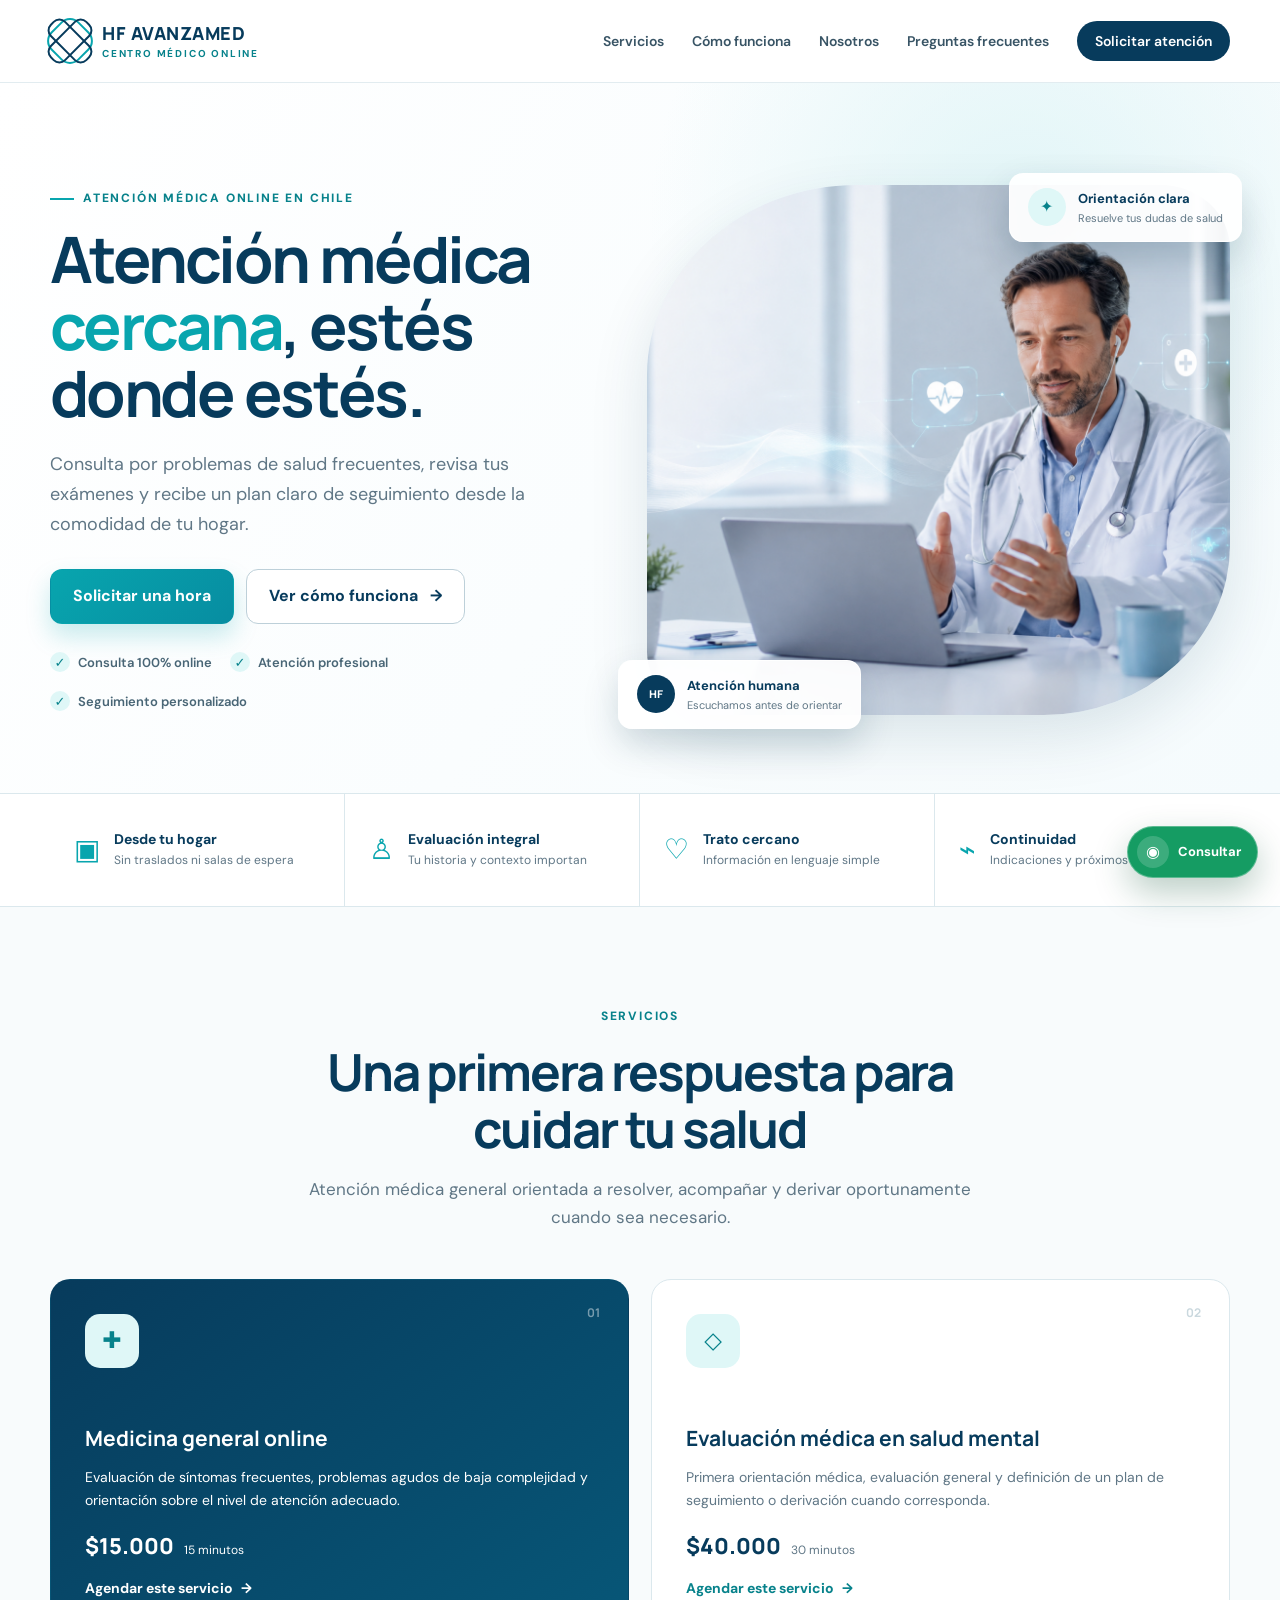
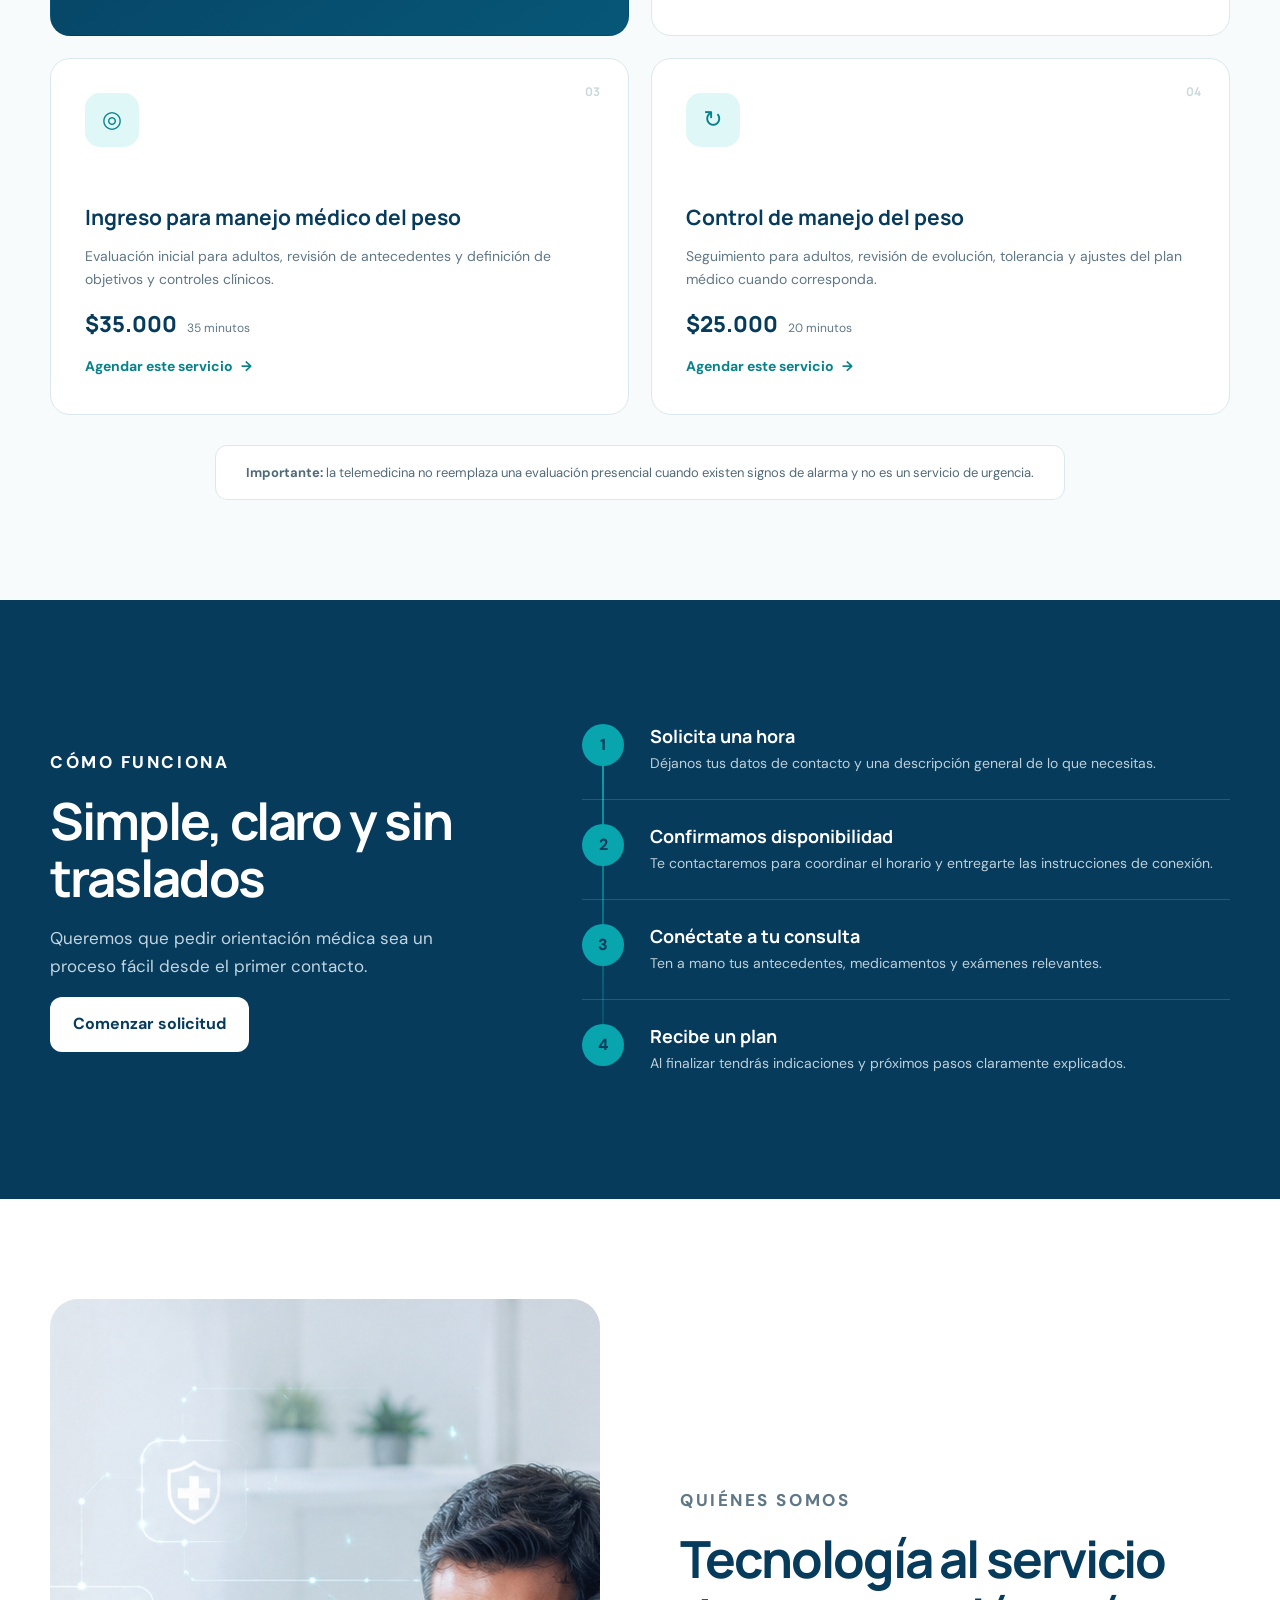
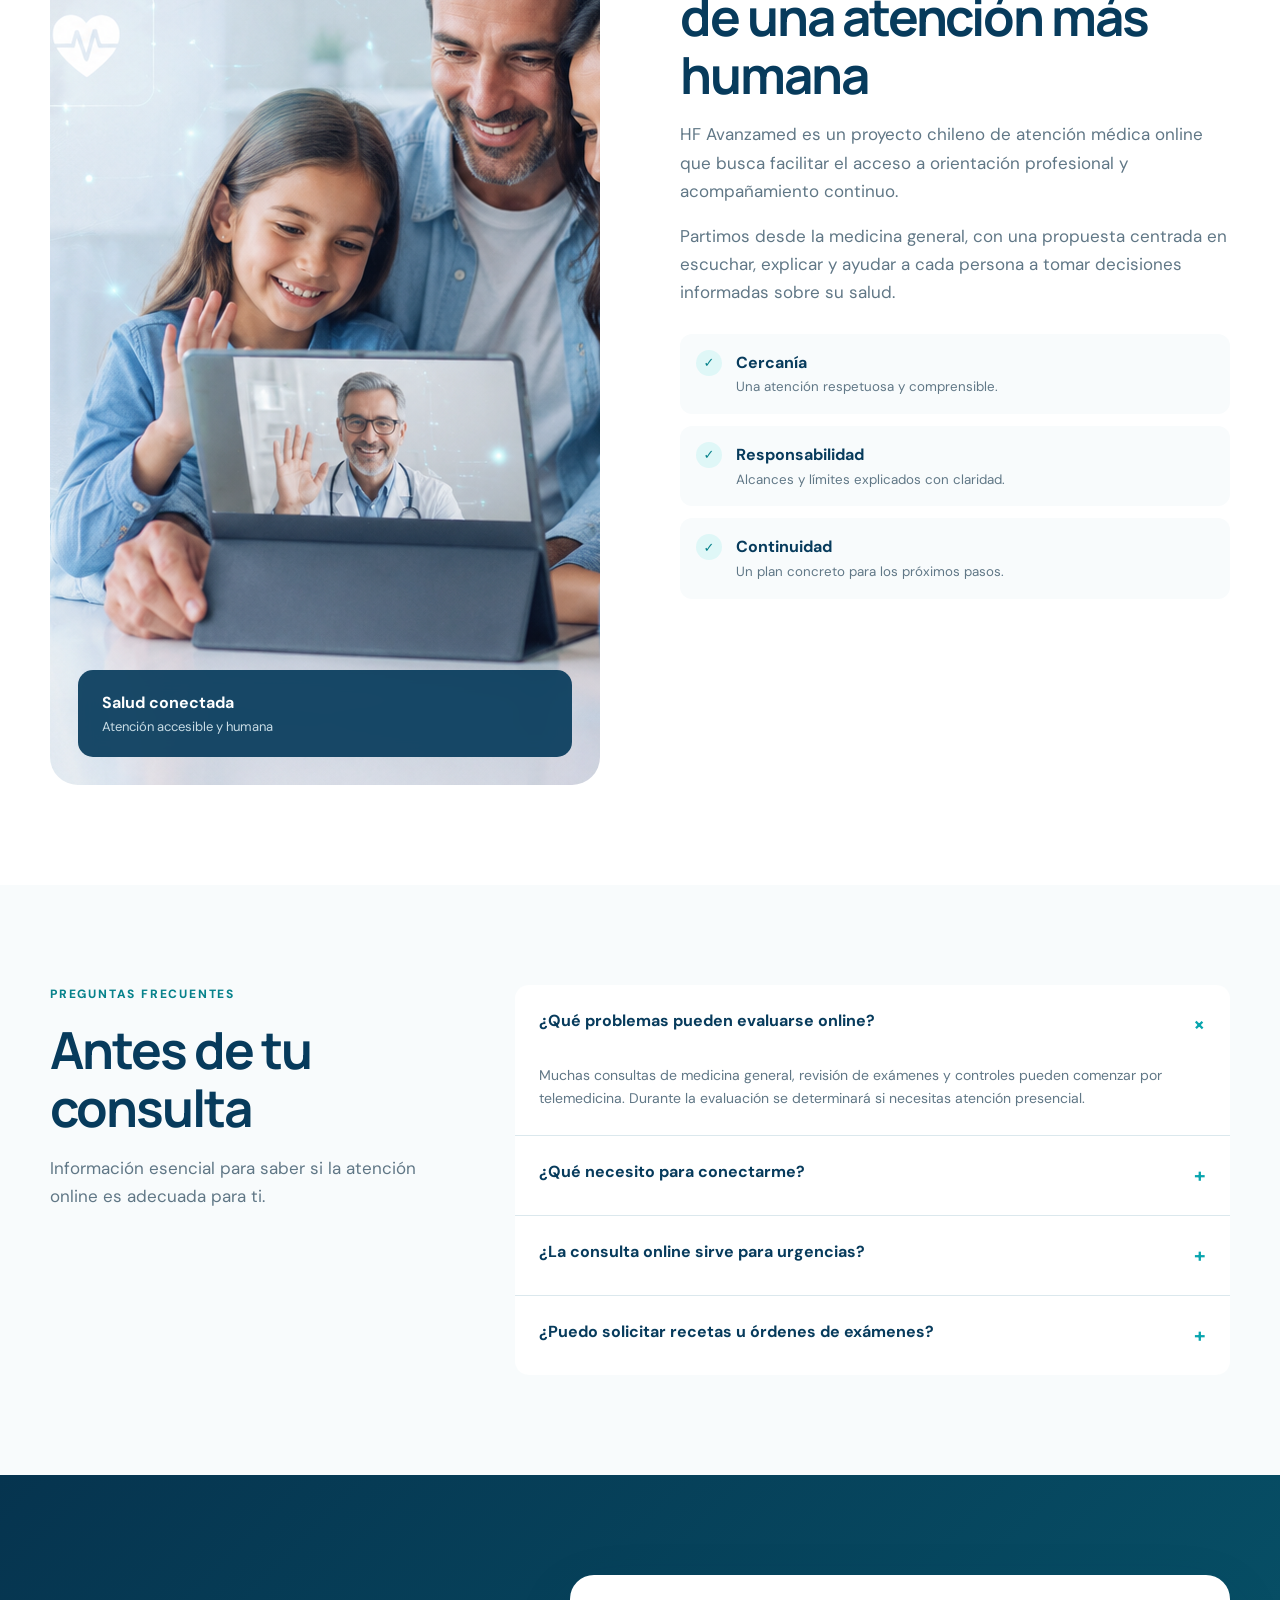
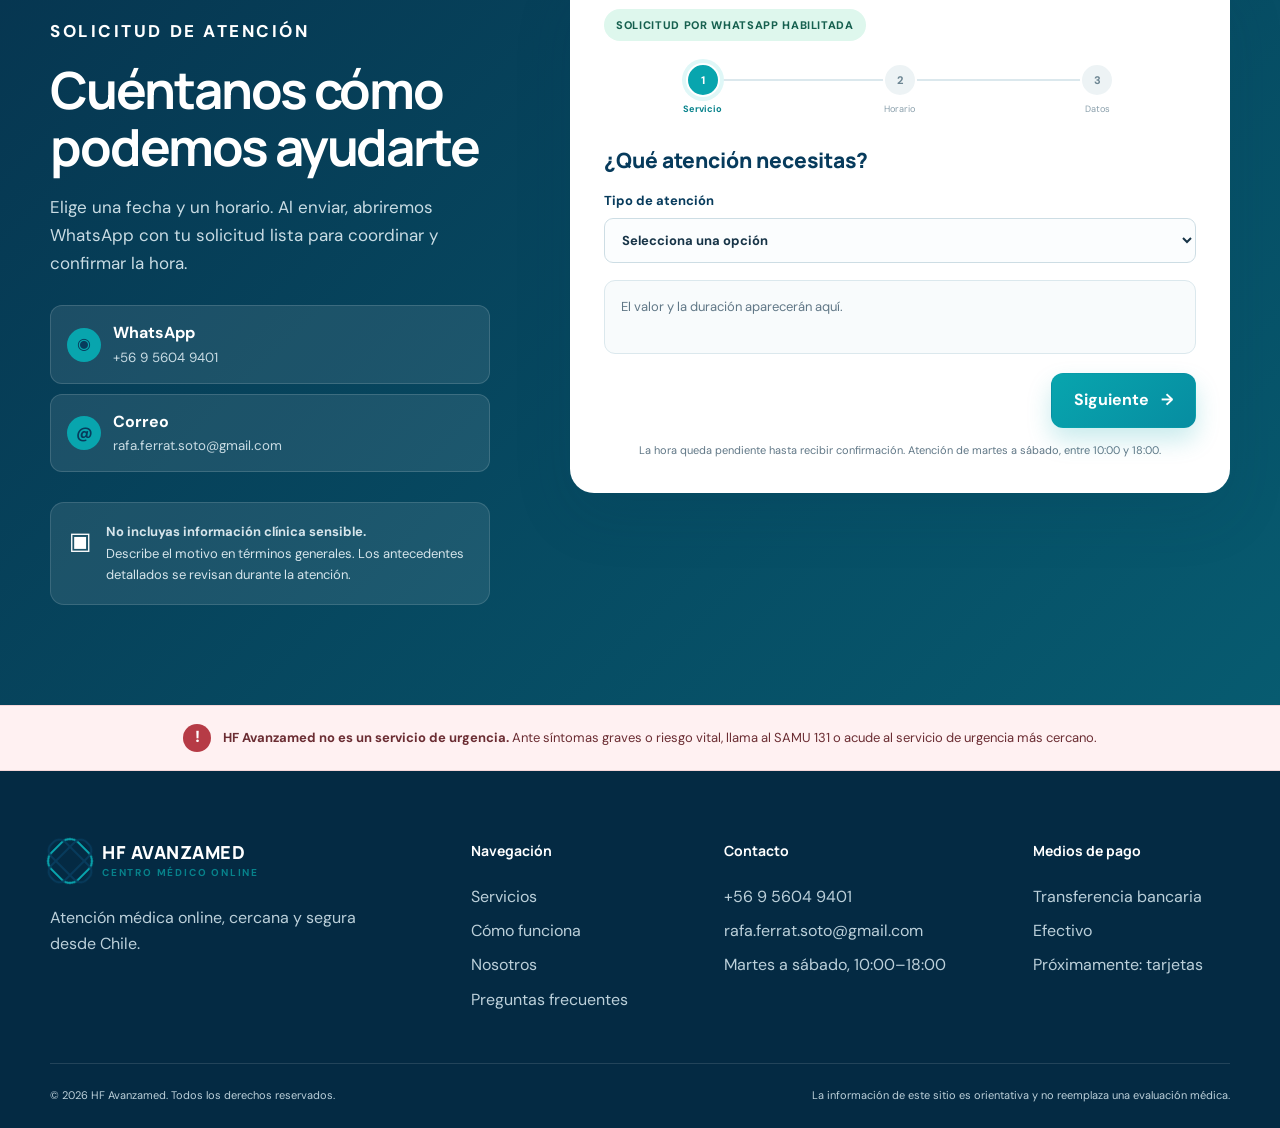
<file: index.html>
<!DOCTYPE html>
<html lang="es-CL">
<head>
  <meta charset="utf-8">
  <meta name="viewport" content="width=device-width, initial-scale=1">
  <meta name="theme-color" content="#073b5c">
  <meta name="description" content="HF Avanzamed: atención médica general online, cercana y segura para pacientes en Chile.">
  <meta property="og:title" content="HF Avanzamed | Medicina general online">
  <meta property="og:description" content="Orientación, evaluación y seguimiento médico desde donde estés.">
  <meta property="og:type" content="website">
  <meta property="og:image" content="public/images/hero-telemedicina.png">
  <title>HF Avanzamed | Medicina general online en Chile</title>
  <link rel="preload" as="image" href="public/images/hero-telemedicina.png">
  <link rel="stylesheet" href="styles.css">
</head>
<body>
  <a class="skip-link" href="#contenido">Saltar al contenido</a>
  <div class="scroll-progress" aria-hidden="true"><span></span></div>

  <header class="site-header" id="inicio">
    <nav class="navbar container" aria-label="Navegación principal">
      <a class="brand" href="#inicio" aria-label="HF Avanzamed, inicio">
        <span class="brand-mark" aria-hidden="true"><span></span></span>
        <span><strong>HF AVANZAMED</strong><small>Centro médico online</small></span>
      </a>
      <button class="menu-button" type="button" aria-expanded="false" aria-controls="nav-menu" aria-label="Abrir menú">
        <span></span><span></span><span></span>
      </button>
      <ul class="nav-menu" id="nav-menu">
        <li><a href="#servicios">Servicios</a></li>
        <li><a href="#como-funciona">Cómo funciona</a></li>
        <li><a href="#nosotros">Nosotros</a></li>
        <li><a href="#preguntas">Preguntas frecuentes</a></li>
        <li><a class="nav-cta" href="#agendar">Solicitar atención</a></li>
      </ul>
    </nav>
  </header>

  <main id="contenido">
    <section class="hero" aria-labelledby="hero-title">
      <div class="container hero-grid">
        <div class="hero-copy">
          <p class="eyebrow"><span></span> Atención médica online en Chile</p>
          <h1 id="hero-title">Atención médica <em>cercana</em>, estés donde estés.</h1>
          <p class="hero-lead">Consulta por problemas de salud frecuentes, revisa tus exámenes y recibe un plan claro de seguimiento desde la comodidad de tu hogar.</p>
          <div class="hero-actions">
            <a class="button button-primary" href="#agendar">Solicitar una hora</a>
            <a class="button button-secondary" href="#como-funciona">Ver cómo funciona <span aria-hidden="true">→</span></a>
          </div>
          <ul class="trust-list">
            <li><span aria-hidden="true">✓</span> Consulta 100% online</li>
            <li><span aria-hidden="true">✓</span> Atención profesional</li>
            <li><span aria-hidden="true">✓</span> Seguimiento personalizado</li>
          </ul>
        </div>
        <div class="hero-visual">
          <div class="image-shell">
            <img src="public/images/hero-telemedicina.png" width="1448" height="1086" alt="Médico realizando una consulta por videollamada" fetchpriority="high">
          </div>
          <div class="floating-card floating-card-top">
            <span class="mini-icon" aria-hidden="true">✦</span>
            <span><strong>Orientación clara</strong><small>Resuelve tus dudas de salud</small></span>
          </div>
          <div class="floating-card floating-card-bottom">
            <span class="avatar" aria-hidden="true">HF</span>
            <span><strong>Atención humana</strong><small>Escuchamos antes de orientar</small></span>
          </div>
        </div>
      </div>
    </section>

    <section class="confidence-strip" aria-label="Compromisos de atención">
      <div class="container confidence-grid">
        <article><span aria-hidden="true">▣</span><div><strong>Desde tu hogar</strong><small>Sin traslados ni salas de espera</small></div></article>
        <article><span aria-hidden="true">♙</span><div><strong>Evaluación integral</strong><small>Tu historia y contexto importan</small></div></article>
        <article><span aria-hidden="true">♡</span><div><strong>Trato cercano</strong><small>Información en lenguaje simple</small></div></article>
        <article><span aria-hidden="true">⌁</span><div><strong>Continuidad</strong><small>Indicaciones y próximos pasos</small></div></article>
      </div>
    </section>

    <section class="section services" id="servicios" aria-labelledby="services-title">
      <div class="container">
        <div class="section-heading">
          <p class="eyebrow">Servicios</p>
          <h2 id="services-title">Una primera respuesta para cuidar tu salud</h2>
          <p>Atención médica general orientada a resolver, acompañar y derivar oportunamente cuando sea necesario.</p>
        </div>
        <div class="service-grid">
          <article class="service-card featured">
            <span class="service-number">01</span>
            <div class="service-icon" aria-hidden="true">✚</div>
            <h3>Medicina general online</h3>
            <p>Evaluación de síntomas frecuentes, problemas agudos de baja complejidad y orientación sobre el nivel de atención adecuado.</p>
            <div class="service-meta"><strong>$15.000</strong><span>15 minutos</span></div>
            <a href="#agendar" data-service="medicina-general">Agendar este servicio <span aria-hidden="true">→</span></a>
          </article>
          <article class="service-card">
            <span class="service-number">02</span>
            <div class="service-icon" aria-hidden="true">◇</div>
            <h3>Evaluación médica en salud mental</h3>
            <p>Primera orientación médica, evaluación general y definición de un plan de seguimiento o derivación cuando corresponda.</p>
            <div class="service-meta"><strong>$40.000</strong><span>30 minutos</span></div>
            <a href="#agendar" data-service="salud-mental">Agendar este servicio <span aria-hidden="true">→</span></a>
          </article>
          <article class="service-card">
            <span class="service-number">03</span>
            <div class="service-icon" aria-hidden="true">◎</div>
            <h3>Ingreso para manejo médico del peso</h3>
            <p>Evaluación inicial para adultos, revisión de antecedentes y definición de objetivos y controles clínicos.</p>
            <div class="service-meta"><strong>$35.000</strong><span>35 minutos</span></div>
            <a href="#agendar" data-service="peso-ingreso">Agendar este servicio <span aria-hidden="true">→</span></a>
          </article>
          <article class="service-card">
            <span class="service-number">04</span>
            <div class="service-icon" aria-hidden="true">↻</div>
            <h3>Control de manejo del peso</h3>
            <p>Seguimiento para adultos, revisión de evolución, tolerancia y ajustes del plan médico cuando corresponda.</p>
            <div class="service-meta"><strong>$25.000</strong><span>20 minutos</span></div>
            <a href="#agendar" data-service="peso-control">Agendar este servicio <span aria-hidden="true">→</span></a>
          </article>
        </div>
        <p class="scope-note"><strong>Importante:</strong> la telemedicina no reemplaza una evaluación presencial cuando existen signos de alarma y no es un servicio de urgencia.</p>
      </div>
    </section>

    <section class="section process" id="como-funciona" aria-labelledby="process-title">
      <div class="container process-layout">
        <div class="process-copy">
          <p class="eyebrow light">Cómo funciona</p>
          <h2 id="process-title">Simple, claro y sin traslados</h2>
          <p>Queremos que pedir orientación médica sea un proceso fácil desde el primer contacto.</p>
          <a class="button button-light" href="#agendar">Comenzar solicitud</a>
        </div>
        <ol class="steps">
          <li><span>1</span><div><h3>Solicita una hora</h3><p>Déjanos tus datos de contacto y una descripción general de lo que necesitas.</p></div></li>
          <li><span>2</span><div><h3>Confirmamos disponibilidad</h3><p>Te contactaremos para coordinar el horario y entregarte las instrucciones de conexión.</p></div></li>
          <li><span>3</span><div><h3>Conéctate a tu consulta</h3><p>Ten a mano tus antecedentes, medicamentos y exámenes relevantes.</p></div></li>
          <li><span>4</span><div><h3>Recibe un plan</h3><p>Al finalizar tendrás indicaciones y próximos pasos claramente explicados.</p></div></li>
        </ol>
      </div>
    </section>

    <section class="section about" id="nosotros" aria-labelledby="about-title">
      <div class="container about-grid">
        <div class="about-visual">
          <img src="public/images/familia-salud.png" width="1448" height="1086" alt="Familia participando en una consulta médica online" loading="lazy">
          <div class="about-badge"><strong>Salud conectada</strong><span>Atención accesible y humana</span></div>
        </div>
        <div class="about-copy">
          <p class="eyebrow">Quiénes somos</p>
          <h2 id="about-title">Tecnología al servicio de una atención más humana</h2>
          <p>HF Avanzamed es un proyecto chileno de atención médica online que busca facilitar el acceso a orientación profesional y acompañamiento continuo.</p>
          <p>Partimos desde la medicina general, con una propuesta centrada en escuchar, explicar y ayudar a cada persona a tomar decisiones informadas sobre su salud.</p>
          <div class="values">
            <article><span aria-hidden="true">✓</span><div><strong>Cercanía</strong><small>Una atención respetuosa y comprensible.</small></div></article>
            <article><span aria-hidden="true">✓</span><div><strong>Responsabilidad</strong><small>Alcances y límites explicados con claridad.</small></div></article>
            <article><span aria-hidden="true">✓</span><div><strong>Continuidad</strong><small>Un plan concreto para los próximos pasos.</small></div></article>
          </div>
        </div>
      </div>
    </section>

    <section class="section faq" id="preguntas" aria-labelledby="faq-title">
      <div class="container faq-grid">
        <div class="section-heading left">
          <p class="eyebrow">Preguntas frecuentes</p>
          <h2 id="faq-title">Antes de tu consulta</h2>
          <p>Información esencial para saber si la atención online es adecuada para ti.</p>
        </div>
        <div class="accordion">
          <details open>
            <summary>¿Qué problemas pueden evaluarse online?<span aria-hidden="true">+</span></summary>
            <p>Muchas consultas de medicina general, revisión de exámenes y controles pueden comenzar por telemedicina. Durante la evaluación se determinará si necesitas atención presencial.</p>
          </details>
          <details>
            <summary>¿Qué necesito para conectarme?<span aria-hidden="true">+</span></summary>
            <p>Un teléfono, tablet o computador con cámara, micrófono y conexión estable a internet. También es útil disponer de tus medicamentos y exámenes recientes.</p>
          </details>
          <details>
            <summary>¿La consulta online sirve para urgencias?<span aria-hidden="true">+</span></summary>
            <p>No. Si presentas síntomas graves, deterioro rápido o una situación que pueda poner en riesgo tu vida, debes acudir inmediatamente a un servicio de urgencia.</p>
          </details>
          <details>
            <summary>¿Puedo solicitar recetas u órdenes de exámenes?<span aria-hidden="true">+</span></summary>
            <p>El profesional definirá durante la consulta si corresponde emitir documentos clínicos, de acuerdo con la evaluación y la normativa aplicable.</p>
          </details>
        </div>
      </div>
    </section>

    <section class="section booking" id="agendar" aria-labelledby="booking-title">
      <div class="container booking-grid">
        <div class="booking-copy">
          <p class="eyebrow light">Solicitud de atención</p>
          <h2 id="booking-title">Cuéntanos cómo podemos ayudarte</h2>
          <p>Elige una fecha y un horario. Al enviar, abriremos WhatsApp con tu solicitud lista para coordinar y confirmar la hora.</p>
          <div class="contact-shortcuts">
            <a href="https://wa.me/56956049401" target="_blank" rel="noopener"><span aria-hidden="true">◉</span><span><strong>WhatsApp</strong><small>+56 9 5604 9401</small></span></a>
            <a href="mailto:rafa.ferrat.soto@gmail.com"><span aria-hidden="true">@</span><span><strong>Correo</strong><small>rafa.ferrat.soto@gmail.com</small></span></a>
          </div>
          <div class="privacy-note"><span aria-hidden="true">▣</span><p><strong>No incluyas información clínica sensible.</strong><br>Describe el motivo en términos generales. Los antecedentes detallados se revisan durante la atención.</p></div>
        </div>
        <div class="form-card">
          <div class="setup-badge ready">Solicitud por WhatsApp habilitada</div>
          <form id="contact-form" novalidate>
            <ol class="form-progress">
              <li class="active" data-progress="0"><span>1</span><small>Servicio</small></li>
              <li data-progress="1"><span>2</span><small>Horario</small></li>
              <li data-progress="2"><span>3</span><small>Datos</small></li>
            </ol>

            <fieldset class="form-step active" data-step="0">
              <legend>¿Qué atención necesitas?</legend>
              <label>Tipo de atención<select id="servicio" name="servicio" required>
                <option value="">Selecciona una opción</option>
                <option value="medicina-general" data-name="Medicina general online" data-duration="15" data-price="$15.000">Medicina general · 15 min · $15.000</option>
                <option value="salud-mental" data-name="Evaluación médica en salud mental" data-duration="30" data-price="$40.000">Salud mental · 30 min · $40.000</option>
                <option value="peso-ingreso" data-name="Ingreso para manejo médico del peso" data-duration="35" data-price="$35.000">Manejo del peso: ingreso · 35 min · $35.000</option>
                <option value="peso-control" data-name="Control de manejo del peso" data-duration="20" data-price="$25.000">Manejo del peso: control · 20 min · $25.000</option>
              </select></label>
              <div class="selected-service" id="selected-service" aria-live="polite"></div>
              <div class="form-actions end"><button class="button button-primary" type="button" data-next>Siguiente <span aria-hidden="true">→</span></button></div>
            </fieldset>

            <fieldset class="form-step" data-step="1">
              <legend>Elige fecha y horario</legend>
              <div class="field-row">
                <label>Fecha solicitada<input id="fecha" name="fecha" type="date" required></label>
                <label>Horario solicitado<select id="horario" name="horario" required><option value="">Selecciona un bloque</option></select></label>
              </div>
              <p class="step-help">Atención de martes a sábado, entre 10:00 y 18:00. La hora queda pendiente de confirmación.</p>
              <div class="form-actions"><button class="button button-ghost" type="button" data-back>← Volver</button><button class="button button-primary" type="button" data-next>Siguiente →</button></div>
            </fieldset>

            <fieldset class="form-step" data-step="2">
              <legend>Datos de contacto</legend>
              <div class="field-row">
                <label>Nombre y apellido<input id="nombre" name="nombre" type="text" autocomplete="name" minlength="3" required></label>
                <label>Teléfono<input id="telefono" name="telefono" type="tel" autocomplete="tel" inputmode="tel" placeholder="9 1234 5678" required></label>
              </div>
              <label>Correo electrónico<input id="email" name="email" type="email" autocomplete="email" placeholder="nombre@correo.cl" required></label>
              <label>Motivo general<textarea id="motivo" name="motivo" rows="3" maxlength="300" placeholder="Ej.: deseo revisar resultados de exámenes recientes" required></textarea><small><span id="char-count">0</span>/300 caracteres</small></label>
              <div class="request-summary" id="request-summary" aria-live="polite"></div>
              <label class="check"><input id="consentimiento" type="checkbox" required><span>Autorizo el uso de estos datos únicamente para responder mi solicitud.</span></label>
              <div class="form-actions"><button class="button button-ghost" type="button" data-back>← Volver</button><button class="button button-primary" type="submit">Enviar por WhatsApp</button></div>
            </fieldset>
            <div id="form-message" class="form-message" role="status" aria-live="polite"></div>
            <p class="form-disclaimer">La hora queda pendiente hasta recibir confirmación. Atención de martes a sábado, entre 10:00 y 18:00.</p>
          </form>
        </div>
      </div>
    </section>

    <section class="urgent-note" aria-label="Aviso de urgencias">
      <div class="container"><span aria-hidden="true">!</span><p><strong>HF Avanzamed no es un servicio de urgencia.</strong> Ante síntomas graves o riesgo vital, llama al SAMU 131 o acude al servicio de urgencia más cercano.</p></div>
    </section>
  </main>

  <footer class="footer">
    <div class="container footer-grid">
      <div>
        <a class="brand brand-footer" href="#inicio"><span class="brand-mark" aria-hidden="true"><span></span></span><span><strong>HF AVANZAMED</strong><small>Centro médico online</small></span></a>
        <p>Atención médica online, cercana y segura desde Chile.</p>
      </div>
      <div><h2>Navegación</h2><a href="#servicios">Servicios</a><a href="#como-funciona">Cómo funciona</a><a href="#nosotros">Nosotros</a><a href="#preguntas">Preguntas frecuentes</a></div>
      <div><h2>Contacto</h2><a href="tel:+56956049401">+56&nbsp;9&nbsp;5604&nbsp;9401</a><a href="mailto:rafa.ferrat.soto@gmail.com">rafa.ferrat.soto@gmail.com</a><span>Martes a sábado, 10:00–18:00</span></div>
      <div><h2>Medios de pago</h2><span>Transferencia bancaria</span><span>Efectivo</span><span>Próximamente: tarjetas</span></div>
    </div>
    <div class="container footer-bottom"><p>© <span id="year">2026</span> HF Avanzamed. Todos los derechos reservados.</p><p>La información de este sitio es orientativa y no reemplaza una evaluación médica.</p></div>
  </footer>
  <a class="whatsapp-float" href="https://wa.me/56956049401?text=Hola%2C%20quisiera%20consultar%20disponibilidad%20en%20HF%20Avanzamed." target="_blank" rel="noopener" aria-label="Consultar disponibilidad por WhatsApp"><span aria-hidden="true">◉</span><strong>Consultar</strong></a>
  <button class="back-to-top" type="button" aria-label="Volver al inicio">↑</button>
  <script src="script.js" defer></script>
</body>
</html>
</file>
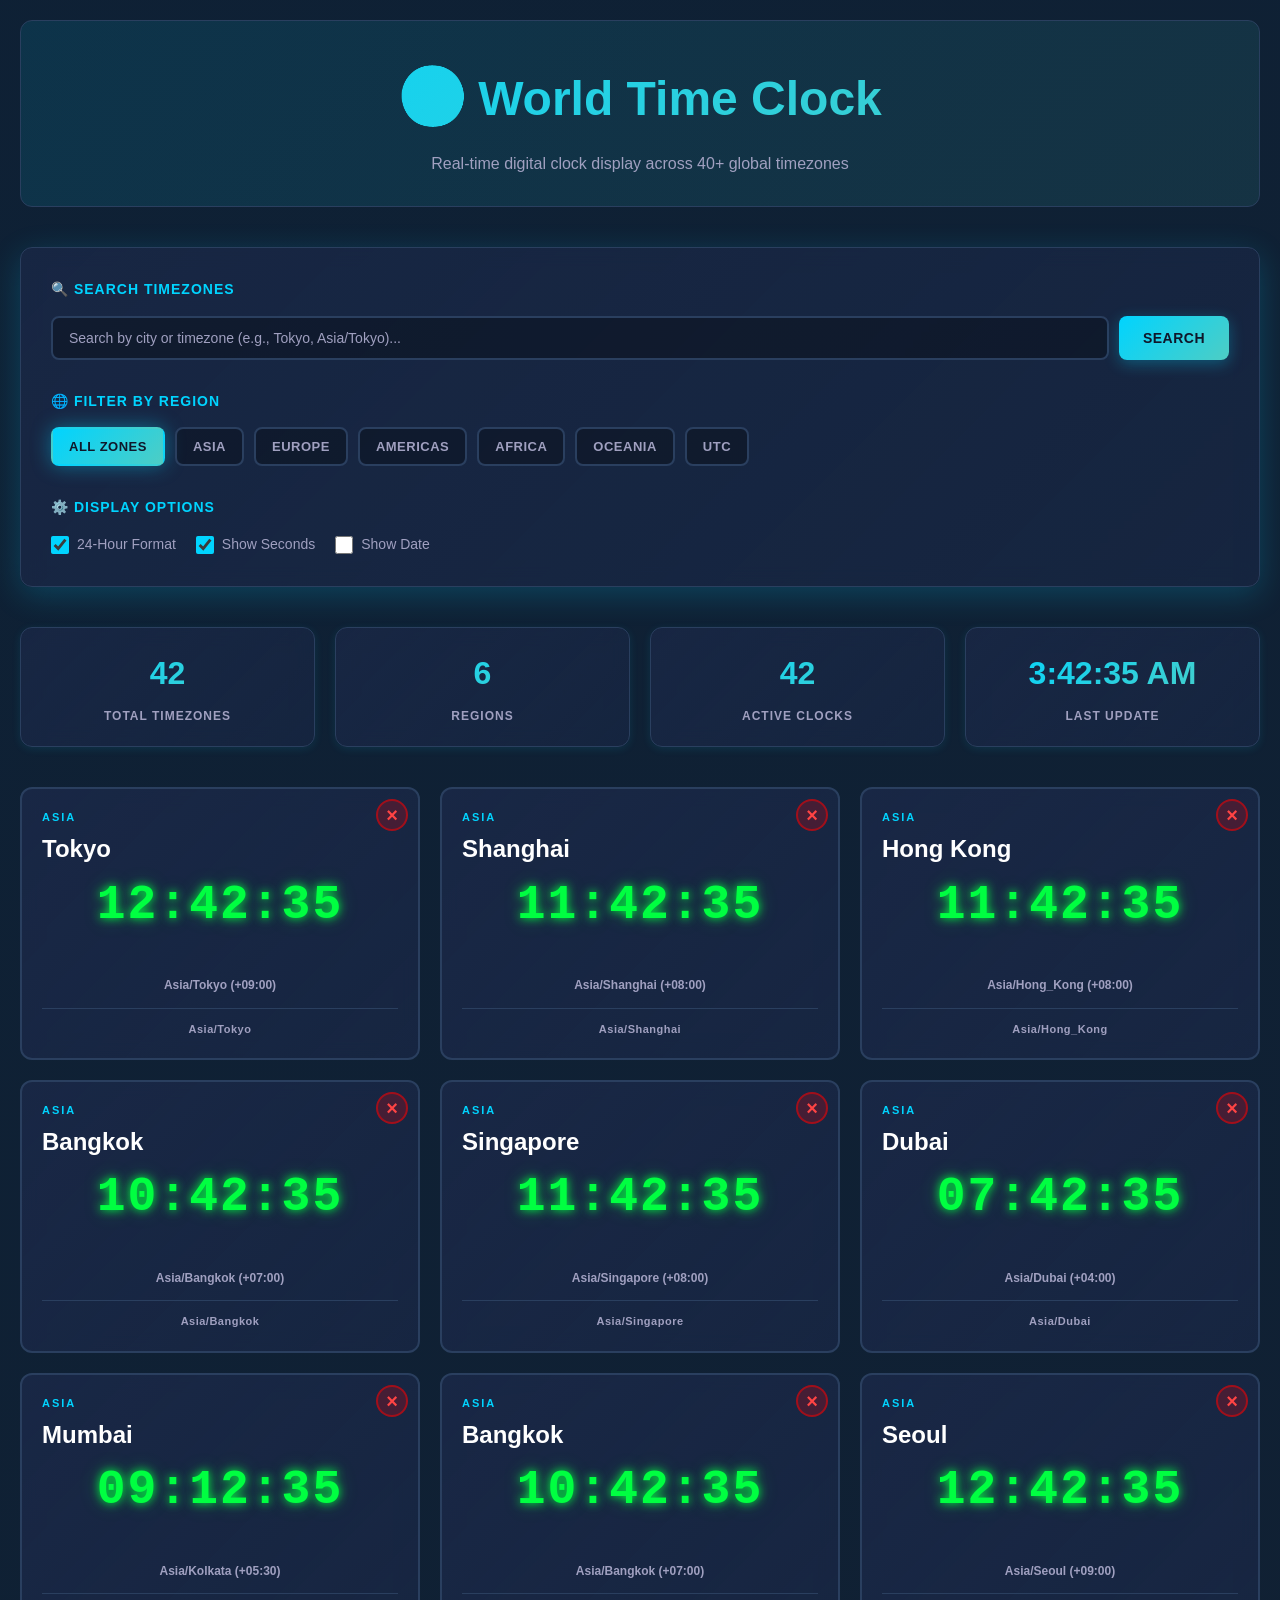
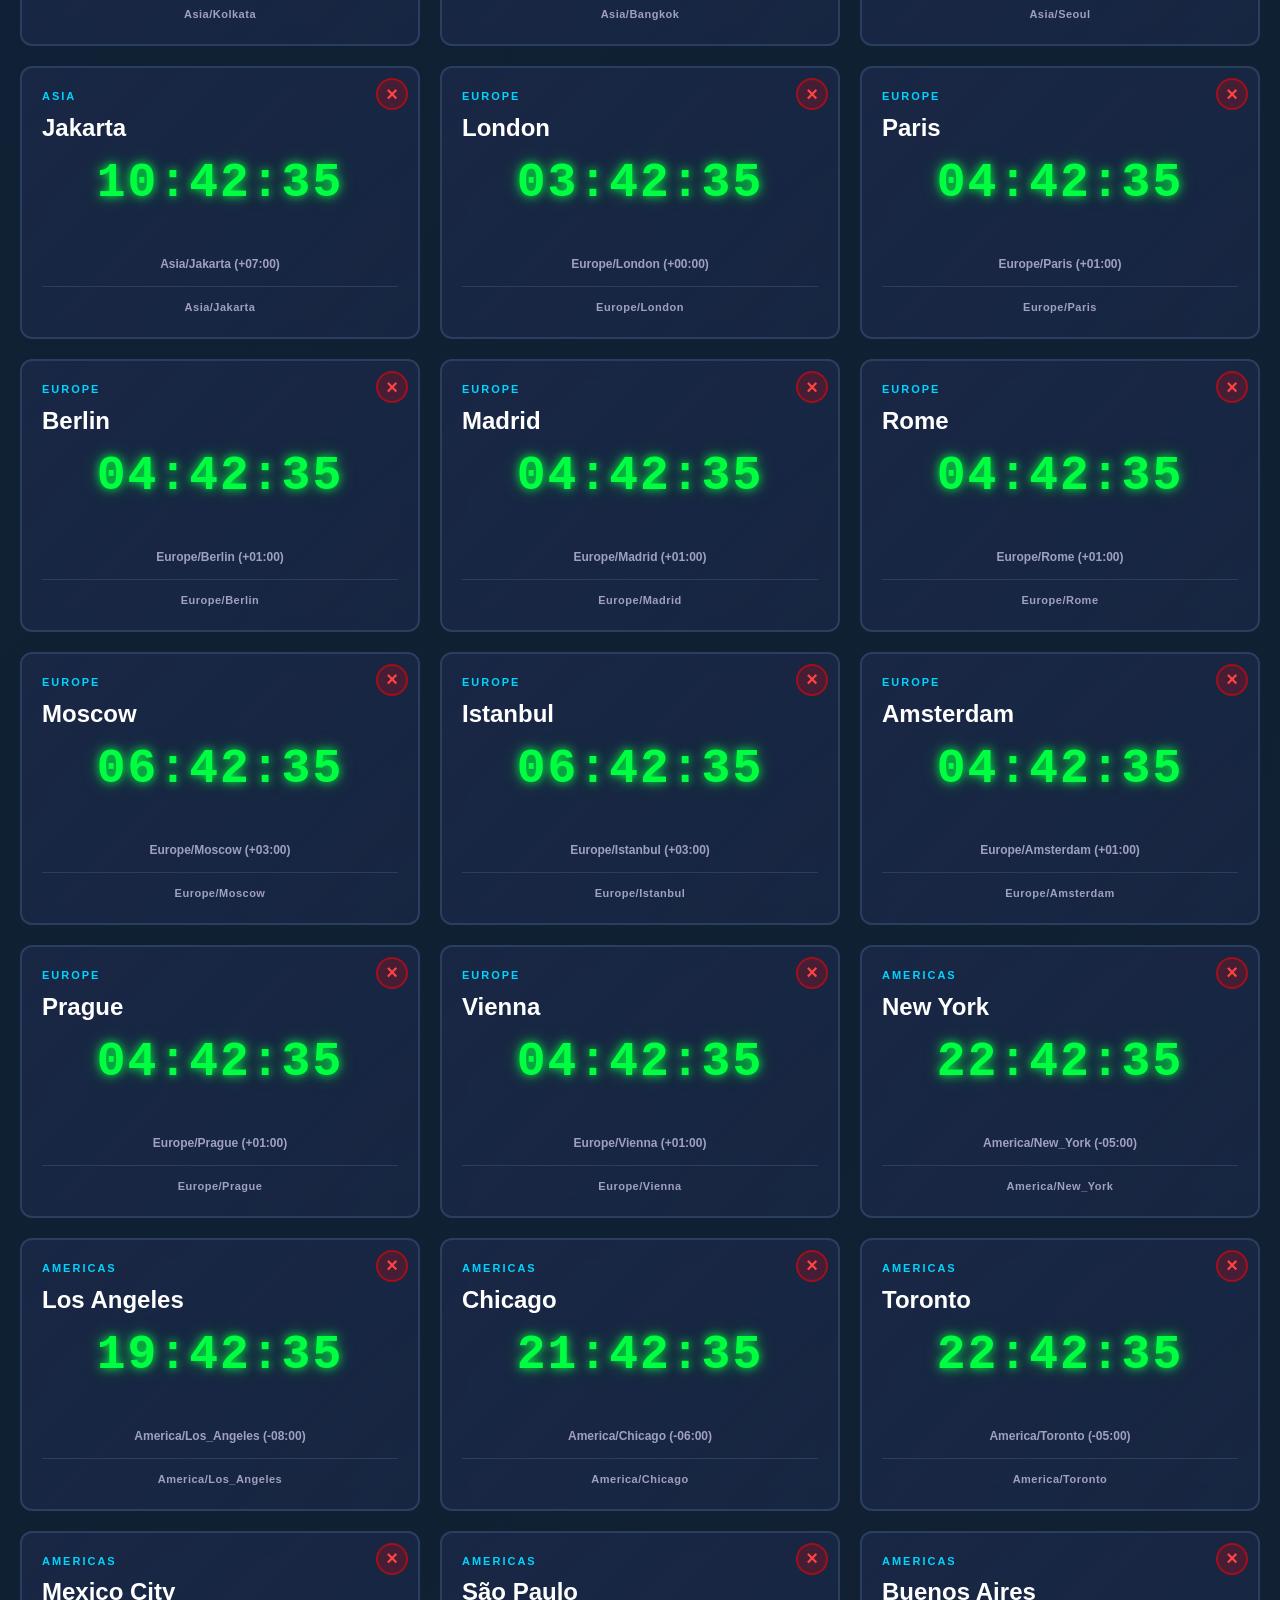
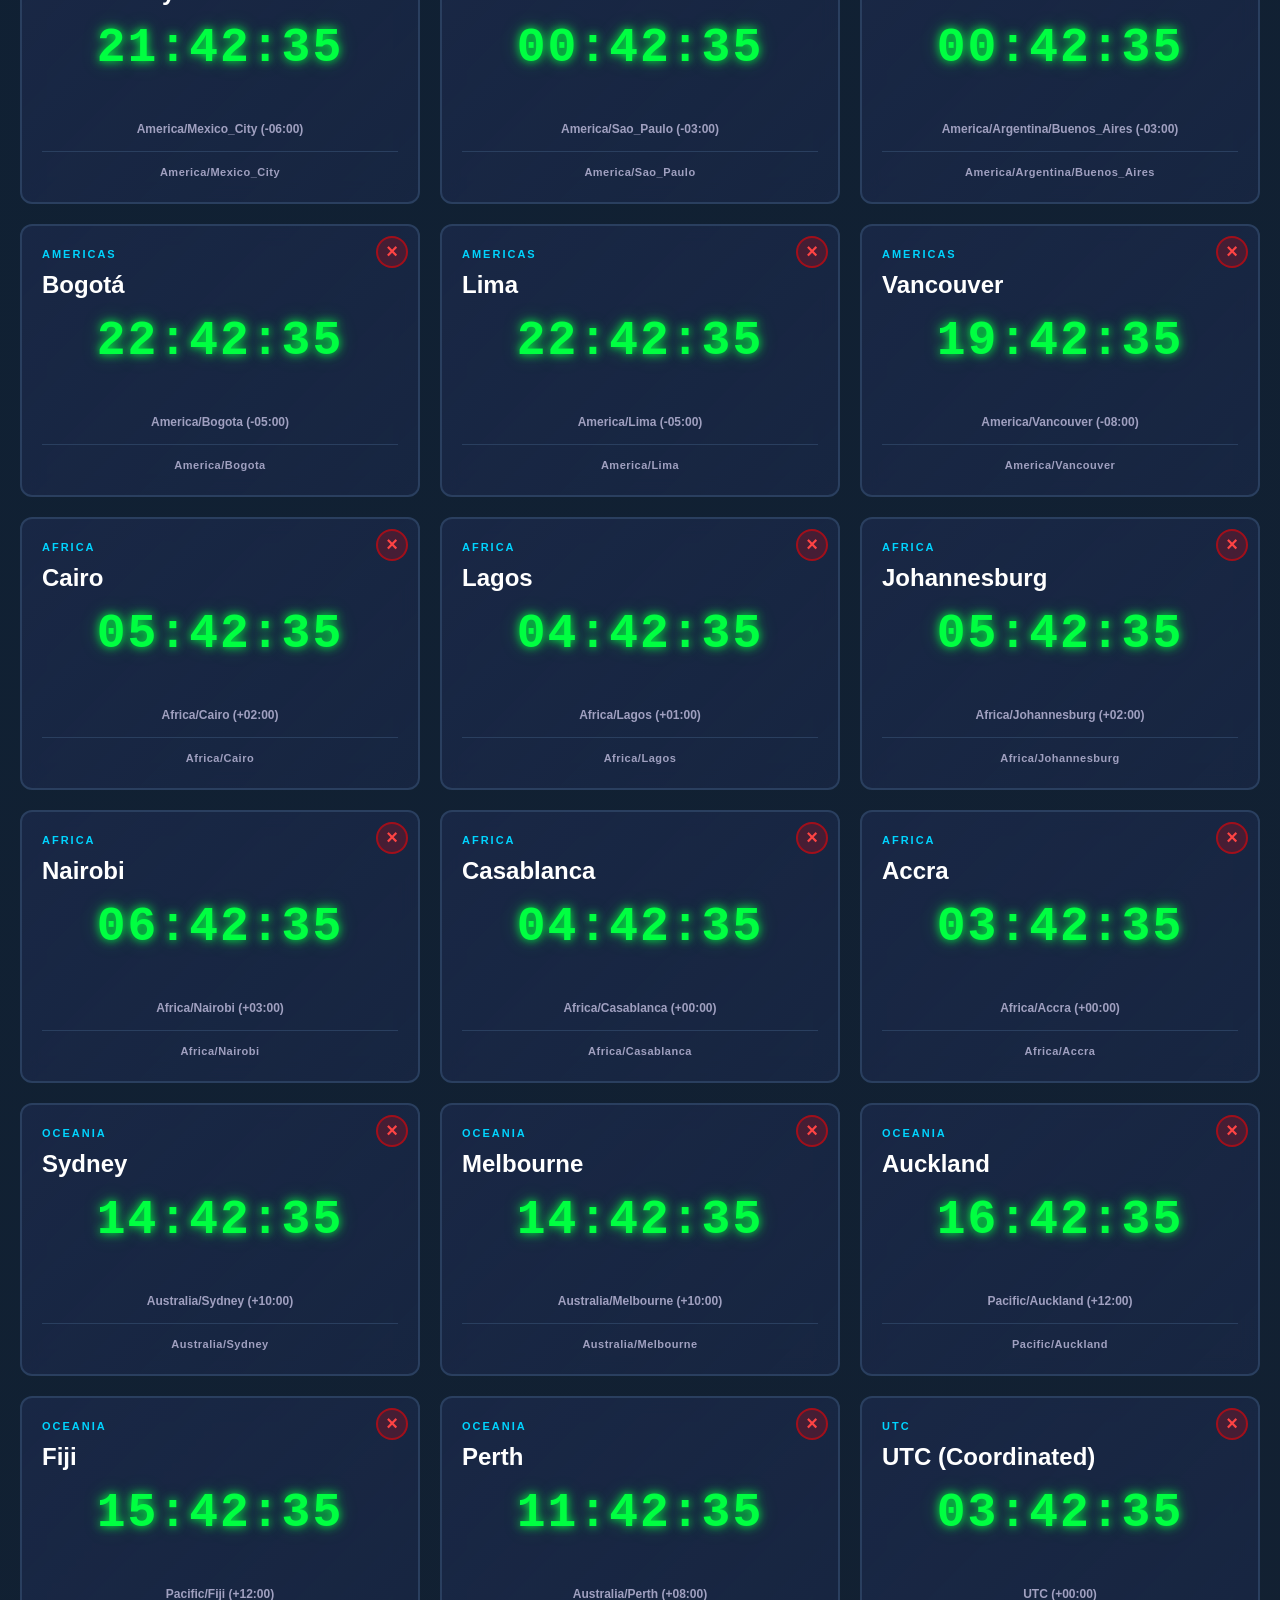
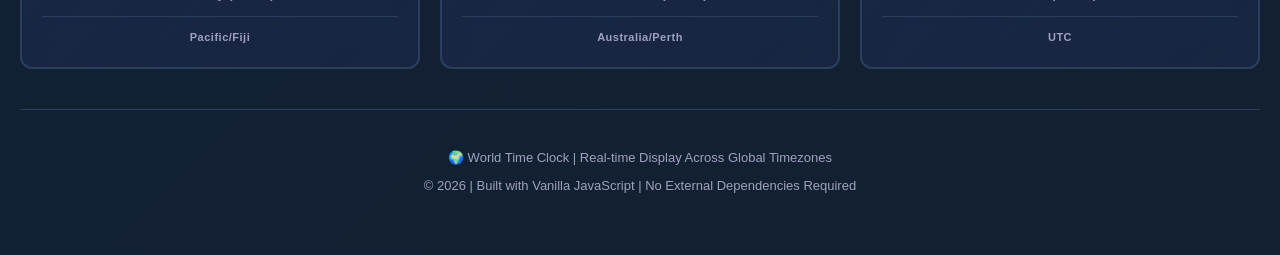
<file: digital-clock.html>
<!DOCTYPE html>
<html lang="en">
<head>
    <meta charset="UTF-8">
    <meta name="viewport" content="width=device-width, initial-scale=1.0">
    <title>🌍 World Time Clock - Digital Multi-Timezone Display</title>
    <link rel="stylesheet" href="clock-styles.css">
</head>
<body>
    <div class="container">
        <!-- Header -->
        <header class="header">
            <h1><span class="header-emoji">🌍</span>World Time Clock</h1>
            <p>Real-time digital clock display across 40+ global timezones</p>
        </header>

        <!-- Control Panel -->
        <div class="control-panel">
            <!-- Search Section -->
            <div class="control-section">
                <div class="control-title">🔍 Search Timezones</div>
                <div class="search-box">
                    <input 
                        type="text" 
                        id="searchInput" 
                        class="search-input" 
                        placeholder="Search by city or timezone (e.g., Tokyo, Asia/Tokyo)..."
                    >
                    <button id="searchBtn" class="btn btn-primary">Search</button>
                </div>
            </div>

            <!-- Filter Section -->
            <div class="control-section">
                <div class="control-title">🌐 Filter by Region</div>
                <div class="filter-container">
                    <button class="filter-btn active" data-filter="all">All Zones</button>
                    <button class="filter-btn" data-filter="asia">Asia</button>
                    <button class="filter-btn" data-filter="europe">Europe</button>
                    <button class="filter-btn" data-filter="americas">Americas</button>
                    <button class="filter-btn" data-filter="africa">Africa</button>
                    <button class="filter-btn" data-filter="oceania">Oceania</button>
                    <button class="filter-btn" data-filter="utc">UTC</button>
                </div>
            </div>

            <!-- Display Options -->
            <div class="control-section">
                <div class="control-title">⚙️ Display Options</div>
                <div class="checkbox-group">
                    <div class="checkbox-wrapper">
                        <input type="checkbox" id="format24h" checked>
                        <label for="format24h">24-Hour Format</label>
                    </div>
                    <div class="checkbox-wrapper">
                        <input type="checkbox" id="showSeconds" checked>
                        <label for="showSeconds">Show Seconds</label>
                    </div>
                    <div class="checkbox-wrapper">
                        <input type="checkbox" id="showDate">
                        <label for="showDate">Show Date</label>
                    </div>
                </div>
            </div>
        </div>

        <!-- Statistics Panel -->
        <div class="statistics-panel">
            <div class="stat-item">
                <div class="stat-value" id="totalTimezones">41</div>
                <div class="stat-label">Total Timezones</div>
            </div>
            <div class="stat-item">
                <div class="stat-value" id="totalRegions">7</div>
                <div class="stat-label">Regions</div>
            </div>
            <div class="stat-item">
                <div class="stat-value" id="activeClocks">41</div>
                <div class="stat-label">Active Clocks</div>
            </div>
            <div class="stat-item">
                <div class="stat-value" id="lastUpdate">--:--:--</div>
                <div class="stat-label">Last Update</div>
            </div>
        </div>

        <!-- Clocks Grid -->
        <div class="clocks-grid" id="clocksGrid">
            <!-- Clock cards will be inserted here by JavaScript -->
        </div>

        <!-- Footer -->
        <footer class="footer">
            <p>🌍 World Time Clock | Real-time Display Across Global Timezones</p>
            <p>© 2026 | Built with Vanilla JavaScript | No External Dependencies Required</p>
        </footer>
    </div>

    <script src="clock-script.js"></script>
</body>
</html>
</file>
<file: styles.css>
@import url('https://fonts.googleapis.com/css2?family=DM+Sans:wght@400;500;600;700&family=Manrope:wght@500;600;700;800&display=swap');

:root {
  --navy: #073b5c;
  --navy-dark: #042a43;
  --teal: #08a5ae;
  --teal-dark: #07828b;
  --cyan: #dff7f7;
  --blue-soft: #eef7fb;
  --ink: #173447;
  --muted: #607786;
  --line: #dbe8ed;
  --white: #fff;
  --warm: #f8fbfc;
  --danger: #b63b46;
  --radius: 20px;
  --shadow: 0 22px 60px rgba(9, 56, 84, .12);
  --container: 1180px;
}

* { box-sizing: border-box; }
html { scroll-behavior: smooth; scroll-padding-top: 88px; }
body { margin: 0; color: var(--ink); background: var(--white); font-family: "DM Sans", system-ui, sans-serif; line-height: 1.65; }
body.menu-open { overflow: hidden; }
img { display: block; max-width: 100%; }
a { color: inherit; }
button, input, select, textarea { font: inherit; }
button, a { -webkit-tap-highlight-color: transparent; }
.container { width: min(calc(100% - 40px), var(--container)); margin-inline: auto; }
.skip-link { position: fixed; left: 16px; top: -100px; padding: 10px 16px; background: var(--navy); color: #fff; z-index: 999; border-radius: 8px; }
.skip-link:focus { top: 12px; }
.scroll-progress { position: fixed; inset: 0 0 auto; height: 3px; z-index: 100; pointer-events: none; }
.scroll-progress span { display: block; width: 100%; height: 100%; background: linear-gradient(90deg, var(--teal), #45c8d0); transform: scaleX(0); transform-origin: left; }

.site-header { position: sticky; top: 0; z-index: 50; background: rgba(255,255,255,.92); border-bottom: 1px solid rgba(219,232,237,.8); backdrop-filter: blur(14px); }
.navbar { height: 82px; display: flex; align-items: center; justify-content: space-between; }
.brand { display: inline-flex; align-items: center; gap: 12px; color: var(--navy); text-decoration: none; line-height: 1; }
.brand strong { display: block; font: 800 18px/1 "Manrope", sans-serif; letter-spacing: .03em; }
.brand small { display: block; margin-top: 7px; color: var(--teal-dark); font-size: 10px; font-weight: 700; letter-spacing: .18em; text-transform: uppercase; }
.brand-mark { width: 40px; height: 40px; position: relative; border: 2px solid var(--teal); border-radius: 13px; transform: rotate(45deg); }
.brand-mark::before, .brand-mark::after { content: ""; position: absolute; inset: 7px -8px; border: 2px solid var(--navy); border-radius: 9px; }
.brand-mark::after { inset: -8px 7px; }
.brand-mark span { position: absolute; inset: 10px; background: var(--white); z-index: 1; border-radius: 3px; }
.nav-menu { display: flex; align-items: center; gap: 28px; list-style: none; margin: 0; padding: 0; }
.nav-menu a { text-decoration: none; color: #385465; font-size: 14px; font-weight: 600; }
.nav-menu a:hover, .nav-menu a:focus-visible { color: var(--teal-dark); }
.nav-menu a.active:not(.nav-cta) { color: var(--teal-dark); }
.nav-menu a.active:not(.nav-cta)::after { content: ""; display: block; width: 100%; height: 2px; margin-top: 5px; background: var(--teal); border-radius: 2px; }
.nav-menu .nav-cta { padding: 11px 18px; color: #fff; background: var(--navy); border-radius: 999px; }
.menu-button { display: none; width: 44px; height: 44px; background: transparent; border: 0; padding: 9px; }
.menu-button span { display: block; width: 24px; height: 2px; margin: 5px auto; background: var(--navy); transition: .25s; }

.hero { overflow: hidden; padding: 78px 0 52px; background: radial-gradient(circle at 80% 20%, #e1f5f7 0, rgba(225,245,247,0) 32%), linear-gradient(120deg, #fff 0%, #f5fbfd 100%); }
.hero-grid { display: grid; grid-template-columns: .95fr 1.05fr; gap: 70px; align-items: center; }
.eyebrow { display: flex; align-items: center; gap: 9px; margin: 0 0 16px; color: var(--teal-dark); font-weight: 800; font-size: 12px; letter-spacing: .15em; text-transform: uppercase; }
.eyebrow > span { width: 24px; height: 2px; background: var(--teal); }
.hero h1, .section h2 { font-family: "Manrope", sans-serif; color: var(--navy); letter-spacing: -.04em; }
.hero h1 { max-width: 660px; margin: 0; font-size: clamp(44px, 5vw, 72px); line-height: 1.05; }
.hero h1 em { color: var(--teal); font-style: normal; }
.hero-lead { max-width: 600px; margin: 24px 0 30px; color: var(--muted); font-size: 18px; }
.hero-actions { display: flex; flex-wrap: wrap; gap: 12px; }
.button { min-height: 50px; display: inline-flex; align-items: center; justify-content: center; gap: 12px; padding: 13px 22px; border: 1px solid transparent; border-radius: 12px; text-decoration: none; font-weight: 700; cursor: pointer; transition: transform .2s, box-shadow .2s, background .2s; }
.button:hover { transform: translateY(-2px); }
.button-primary { background: linear-gradient(135deg, var(--teal), #078da1); color: #fff; box-shadow: 0 12px 24px rgba(8,165,174,.22); }
.button-primary:hover { box-shadow: 0 16px 30px rgba(8,165,174,.3); }
.button-secondary { background: #fff; border-color: #bdd0d9; color: var(--navy); }
.button-light { background: #fff; color: var(--navy); }
.full { width: 100%; }
.trust-list { display: flex; flex-wrap: wrap; gap: 18px; list-style: none; margin: 28px 0 0; padding: 0; color: #496676; font-size: 13px; font-weight: 600; }
.trust-list span { display: inline-grid; width: 20px; height: 20px; margin-right: 5px; place-items: center; color: var(--teal-dark); background: var(--cyan); border-radius: 50%; }
.hero-visual { min-width: 0; position: relative; padding: 24px 0 26px; }
.image-shell { overflow: hidden; aspect-ratio: 1.1; border-radius: 36% 12% 32% 12%; background: var(--blue-soft); box-shadow: var(--shadow); }
.image-shell img { width: 100%; height: 100%; object-fit: cover; object-position: 66% center; }
.floating-card { position: absolute; display: flex; align-items: center; gap: 12px; padding: 14px 18px; background: rgba(255,255,255,.94); border: 1px solid rgba(255,255,255,.9); border-radius: 14px; box-shadow: 0 16px 35px rgba(6,51,76,.17); }
.floating-card strong, .floating-card small { display: block; }
.floating-card strong { color: var(--navy); font-size: 13px; }
.floating-card small { color: var(--muted); font-size: 11px; }
.floating-card-top { top: 2%; right: -2%; }
.floating-card-bottom { bottom: 2%; left: -5%; }
.mini-icon, .avatar { width: 38px; height: 38px; display: grid; place-items: center; flex: 0 0 auto; color: var(--teal-dark); background: var(--cyan); border-radius: 50%; font-weight: 800; }
.avatar { background: var(--navy); color: #fff; font-size: 11px; }

/* Entrada inicial del hero */
.hero-copy > *, .hero-visual { opacity: 0; transform: translateY(22px); }
.site-ready .hero-copy > *, .site-ready .hero-visual { opacity: 1; transform: translateY(0); transition: opacity .7s ease, transform .7s cubic-bezier(.22,1,.36,1); }
.site-ready .hero-copy > *:nth-child(2) { transition-delay: .08s; }
.site-ready .hero-copy > *:nth-child(3) { transition-delay: .16s; }
.site-ready .hero-copy > *:nth-child(4) { transition-delay: .24s; }
.site-ready .hero-copy > *:nth-child(5) { transition-delay: .32s; }
.site-ready .hero-visual { transition-delay: .18s; }
.site-ready .floating-card-top { animation: gentle-float 4.5s ease-in-out .9s infinite; }
.site-ready .floating-card-bottom { animation: gentle-float 5s ease-in-out 1.2s infinite reverse; }
@keyframes gentle-float { 0%,100% { translate: 0 0; } 50% { translate: 0 -8px; } }

/* Aparición progresiva al desplazarse */
.reveal { opacity: 0; transform: translateY(28px); transition: opacity .65s ease, transform .65s cubic-bezier(.22,1,.36,1); transition-delay: var(--reveal-delay, 0ms); }
.reveal.reveal-left { transform: translateX(-32px); }
.reveal.reveal-right { transform: translateX(32px); }
.reveal.is-visible { opacity: 1; transform: translate(0, 0); }

.confidence-strip { border-block: 1px solid var(--line); background: #fff; }
.confidence-grid { display: grid; grid-template-columns: repeat(4, 1fr); }
.confidence-grid article { display: flex; align-items: center; gap: 14px; min-height: 112px; padding: 24px; border-right: 1px solid var(--line); }
.confidence-grid article:last-child { border: 0; }
.confidence-grid article > span { color: var(--teal); font-size: 28px; }
.confidence-grid strong, .confidence-grid small { display: block; }
.confidence-grid strong { color: var(--navy); font-size: 14px; }
.confidence-grid small { color: var(--muted); font-size: 12px; }

.section { padding: 100px 0; }
.section-heading { max-width: 720px; margin: 0 auto 48px; text-align: center; }
.section-heading.left { margin: 0; text-align: left; }
.section-heading .eyebrow { justify-content: center; }
.section-heading.left .eyebrow { justify-content: flex-start; }
.section h2 { margin: 0 0 16px; font-size: clamp(34px, 4vw, 52px); line-height: 1.13; }
.section-heading > p:last-child, .process-copy > p, .about-copy > p, .booking-copy > p { color: var(--muted); font-size: 17px; }
.services { background: var(--warm); }
.service-grid { display: grid; grid-template-columns: repeat(2, 1fr); gap: 22px; }
.service-card { position: relative; overflow: hidden; min-height: 355px; padding: 34px; background: #fff; border: 1px solid var(--line); border-radius: var(--radius); transition: transform .25s, box-shadow .25s, border-color .25s; }
.service-card:hover { transform: translateY(-6px); border-color: #b5dadd; box-shadow: var(--shadow); }
.service-card.selected { border-color: var(--teal); box-shadow: 0 18px 44px rgba(8,165,174,.18); }
.service-card.featured { color: #fff; background: linear-gradient(145deg, var(--navy), #075778); border-color: transparent; }
.service-number { position: absolute; right: 28px; top: 24px; color: #cad8de; font: 700 12px "Manrope", sans-serif; }
.featured .service-number { color: rgba(255,255,255,.45); }
.service-icon { width: 54px; height: 54px; display: grid; place-items: center; margin-bottom: 56px; color: var(--teal-dark); background: var(--cyan); border-radius: 15px; font-size: 23px; }
.service-card h3 { margin: 0 0 12px; color: var(--navy); font: 700 21px "Manrope", sans-serif; }
.service-card p { color: var(--muted); font-size: 14px; }
.service-meta { display: flex; align-items: baseline; gap: 10px; margin: 18px 0 4px; color: var(--navy); }
.service-meta strong { font: 800 22px "Manrope", sans-serif; }
.service-meta span { color: var(--muted); font-size: 12px; }
.featured .service-meta, .featured .service-meta span { color: #fff; }
.service-card a { display: inline-flex; gap: 8px; margin-top: 12px; color: var(--teal-dark); font-weight: 700; font-size: 14px; text-decoration: none; }
.featured h3, .featured p, .featured a { color: #fff; }
.scope-note { max-width: 850px; margin: 30px auto 0; padding: 16px 20px; color: #526a78; background: #fff; border: 1px solid var(--line); border-radius: 12px; font-size: 13px; text-align: center; }

.process { color: #fff; background: var(--navy); }
.process-layout { display: grid; grid-template-columns: .8fr 1.2fr; gap: 100px; align-items: center; }
.eyebrow.light, .process h2, .booking h2 { color: #fff; }
.process-copy > p { color: #c2d5df; }
.steps { position: relative; margin: 0; padding: 0; list-style: none; }
.steps::before { content: ""; position: absolute; left: 20px; top: 42px; bottom: 42px; width: 2px; background: linear-gradient(var(--teal), rgba(8,165,174,.12)); transform: scaleY(0); transform-origin: top; transition: transform 1.15s ease .25s; }
.steps.is-visible::before { transform: scaleY(1); }
.steps li { display: grid; grid-template-columns: 50px 1fr; gap: 18px; padding: 24px 0; border-bottom: 1px solid rgba(255,255,255,.14); }
.steps li:last-child { border-bottom: 0; }
.steps li > span { width: 42px; height: 42px; display: grid; place-items: center; color: var(--navy); background: var(--teal); border-radius: 50%; font-weight: 800; }
.steps h3 { margin: 0 0 4px; font: 700 18px "Manrope", sans-serif; }
.steps p { margin: 0; color: #bdd0da; font-size: 14px; }

.about-grid { display: grid; grid-template-columns: 1fr 1fr; gap: 80px; align-items: center; }
.about-visual { position: relative; }
.about-visual img { width: 100%; aspect-ratio: 1; object-fit: cover; object-position: 66% center; border-radius: 28px; }
.about-badge { position: absolute; left: 28px; right: 28px; bottom: 28px; padding: 20px 24px; color: #fff; background: rgba(7,59,92,.92); border-radius: 15px; backdrop-filter: blur(9px); }
.about-badge strong, .about-badge span { display: block; }
.about-badge span { color: #c8dce5; font-size: 13px; }
.about-copy > p { margin-bottom: 16px; }
.values { display: grid; gap: 12px; margin-top: 28px; }
.values article { display: flex; gap: 14px; align-items: flex-start; padding: 16px; background: var(--warm); border-radius: 12px; }
.values article > span { width: 26px; height: 26px; display: grid; place-items: center; flex: 0 0 auto; color: var(--teal-dark); background: var(--cyan); border-radius: 50%; font-size: 13px; font-weight: 800; }
.values strong, .values small { display: block; }
.values strong { color: var(--navy); }
.values small { color: var(--muted); }

.faq { background: var(--warm); }
.faq-grid { display: grid; grid-template-columns: .7fr 1.3fr; gap: 80px; align-items: start; }
.accordion details { background: #fff; border-bottom: 1px solid var(--line); }
.accordion details:first-child { border-radius: 14px 14px 0 0; }
.accordion details:last-child { border: 0; border-radius: 0 0 14px 14px; }
.accordion summary { display: flex; justify-content: space-between; gap: 20px; padding: 23px 24px; color: var(--navy); font-weight: 700; cursor: pointer; list-style: none; }
.accordion summary::-webkit-details-marker { display: none; }
.accordion summary span { color: var(--teal); font-size: 20px; transition: transform .2s; }
.accordion details[open] summary span { transform: rotate(45deg); }
.accordion details p { margin: 0; padding: 0 24px 24px; color: var(--muted); font-size: 14px; }

.booking { color: #fff; background: linear-gradient(135deg, #06344f, #075b70); }
.booking-grid { display: grid; grid-template-columns: .8fr 1.2fr; gap: 80px; align-items: start; }
.booking-copy { padding-top: 42px; }
.booking-copy > p { color: #c9dce4; }
.privacy-note { display: flex; gap: 14px; margin-top: 30px; padding: 18px; background: rgba(255,255,255,.09); border: 1px solid rgba(255,255,255,.13); border-radius: 14px; }
.privacy-note > span { font-size: 24px; }
.privacy-note p { margin: 0; color: #d6e5eb; font-size: 13px; }
.form-card { position: relative; padding: 34px; color: var(--ink); background: #fff; border-radius: 24px; box-shadow: var(--shadow); }
.setup-badge { display: inline-block; margin-bottom: 22px; padding: 7px 12px; color: #7a5a14; background: #fff2ce; border-radius: 999px; font-size: 11px; font-weight: 800; text-transform: uppercase; letter-spacing: .06em; }
.setup-badge.ready { color: #16604f; background: #def7ed; }
.contact-shortcuts { display: grid; gap: 10px; margin-top: 28px; }
.contact-shortcuts a { display: flex; align-items: center; gap: 12px; padding: 14px 16px; color: #fff; background: rgba(255,255,255,.09); border: 1px solid rgba(255,255,255,.14); border-radius: 12px; text-decoration: none; }
.contact-shortcuts a:hover { background: rgba(255,255,255,.14); }
.contact-shortcuts a > span:first-child { width: 34px; height: 34px; display: grid; place-items: center; flex: 0 0 auto; color: var(--navy); background: var(--teal); border-radius: 50%; font-weight: 800; }
.contact-shortcuts strong, .contact-shortcuts small { display: block; }
.contact-shortcuts small { overflow-wrap: anywhere; color: #c9dce4; }
.form-card form { display: grid; gap: 17px; }
.form-progress { position: relative; display: grid; grid-template-columns: repeat(3, 1fr); margin: 0 0 12px; padding: 0; list-style: none; }
.form-progress::before { content: ""; position: absolute; left: 16.66%; right: 16.66%; top: 16px; height: 2px; background: var(--line); }
.form-progress li { position: relative; display: grid; justify-items: center; gap: 5px; color: #8ba0ac; font-size: 11px; z-index: 1; }
.form-progress li span { width: 34px; height: 34px; display: grid; place-items: center; color: #6c8592; background: #edf3f5; border: 2px solid #fff; border-radius: 50%; font-weight: 800; transition: .25s; }
.form-progress li.active { color: var(--teal-dark); font-weight: 700; }
.form-progress li.active span { color: #fff; background: var(--teal); box-shadow: 0 0 0 4px var(--cyan); }
.form-progress li.done span { color: #fff; background: var(--navy); }
.form-step { display: none; min-width: 0; margin: 0; padding: 0; border: 0; }
.form-step.active { display: grid; gap: 17px; animation: step-in .35s ease both; }
.form-step legend { width: 100%; margin-bottom: 16px; padding: 0; color: var(--navy); font: 800 21px "Manrope", sans-serif; }
@keyframes step-in { from { opacity: 0; transform: translateX(14px); } to { opacity: 1; transform: translateX(0); } }
.selected-service { min-height: 74px; padding: 15px 16px; color: var(--muted); background: var(--warm); border: 1px solid var(--line); border-radius: 11px; font-size: 13px; }
.selected-service:empty::before { content: "El valor y la duración aparecerán aquí."; }
.selected-service strong { display: block; margin-bottom: 2px; color: var(--navy); }
.step-help { margin: 0; padding: 12px 14px; color: var(--muted); background: var(--warm); border-radius: 9px; font-size: 12px; }
.form-actions { display: flex; justify-content: space-between; gap: 12px; margin-top: 2px; }
.form-actions.end { justify-content: flex-end; }
.button-ghost { color: var(--navy); background: #fff; border-color: var(--line); }
.request-summary { padding: 15px 16px; color: #315465; background: #eaf8f9; border: 1px solid #c9ecee; border-radius: 11px; font-size: 12px; }
.request-summary strong { display: block; color: var(--navy); }
.field-row { display: grid; grid-template-columns: 1fr 1fr; gap: 14px; }
.form-card label { display: grid; gap: 7px; color: var(--navy); font-size: 13px; font-weight: 700; }
.form-card input, .form-card select, .form-card textarea { width: 100%; padding: 12px 13px; color: var(--ink); background: #fbfdfe; border: 1px solid #cddde4; border-radius: 9px; outline: 0; }
.form-card input:focus, .form-card select:focus, .form-card textarea:focus { border-color: var(--teal); box-shadow: 0 0 0 3px rgba(8,165,174,.13); }
.form-card [aria-invalid="true"] { border-color: var(--danger); }
.form-card label > small { color: var(--muted); font-weight: 400; text-align: right; }
.form-card .check { display: flex; grid-template-columns: auto 1fr; gap: 10px; align-items: flex-start; color: var(--muted); font-weight: 500; }
.check input { width: 18px; height: 18px; margin-top: 2px; accent-color: var(--teal); }
.form-message { display: none; padding: 12px 14px; border-radius: 9px; font-size: 13px; }
.form-message.error { display: block; color: #8d2630; background: #fff0f2; }
.form-message.info { display: block; color: #185569; background: #e8f7fa; }
.form-disclaimer { margin: -4px 0 0; color: var(--muted); font-size: 11px; text-align: center; }

.urgent-note { padding: 18px 0; color: #6b2d33; background: #fff1f2; border-block: 1px solid #f4d6d9; }
.urgent-note .container { display: flex; align-items: center; justify-content: center; gap: 12px; }
.urgent-note span { width: 28px; height: 28px; display: grid; place-items: center; flex: 0 0 auto; color: #fff; background: var(--danger); border-radius: 50%; font-weight: 800; }
.urgent-note p { margin: 0; font-size: 13px; }

.footer { padding: 70px 0 24px; color: #bcd0da; background: var(--navy-dark); }
.footer-grid { display: grid; grid-template-columns: 1.3fr .7fr .9fr .7fr; gap: 56px; padding-bottom: 50px; }
.brand-footer { color: #fff; }
.brand-footer .brand-mark span { background: var(--navy-dark); }
.footer-grid > div:first-child > p { max-width: 340px; }
.footer h2 { margin: 0 0 16px; color: #fff; font: 700 14px "Manrope", sans-serif; }
.footer-grid > div:not(:first-child) { display: flex; flex-direction: column; gap: 8px; }
.footer a { text-decoration: none; }
.footer a:hover { color: #fff; }
.footer-bottom { display: flex; justify-content: space-between; gap: 30px; padding-top: 22px; border-top: 1px solid rgba(255,255,255,.12); font-size: 11px; }
.footer-bottom p { margin: 0; }

.whatsapp-float { position: fixed; right: 22px; bottom: 22px; z-index: 45; display: flex; align-items: center; gap: 9px; min-height: 50px; padding: 9px 16px 9px 9px; color: #fff; background: #159c63; border: 1px solid rgba(255,255,255,.3); border-radius: 999px; box-shadow: 0 14px 34px rgba(11,79,49,.28); text-decoration: none; transition: transform .2s, box-shadow .2s; }
.whatsapp-float:hover { transform: translateY(-3px); box-shadow: 0 18px 38px rgba(11,79,49,.36); }
.whatsapp-float span { width: 32px; height: 32px; display: grid; place-items: center; background: rgba(255,255,255,.17); border-radius: 50%; }
.whatsapp-float strong { font-size: 13px; }
.back-to-top { position: fixed; right: 25px; bottom: 86px; z-index: 44; width: 42px; height: 42px; color: var(--navy); background: #fff; border: 1px solid var(--line); border-radius: 50%; box-shadow: var(--shadow); opacity: 0; visibility: hidden; transform: translateY(10px); transition: .25s; cursor: pointer; }
.back-to-top.visible { opacity: 1; visibility: visible; transform: translateY(0); }

@media (max-width: 980px) {
  .hero-grid, .about-grid, .process-layout, .faq-grid, .booking-grid { grid-template-columns: 1fr; gap: 50px; }
  .hero-copy { text-align: center; }
  .hero-copy .eyebrow, .hero-actions, .trust-list { justify-content: center; }
  .hero-lead { margin-inline: auto; }
  .hero-visual { max-width: 680px; margin: auto; }
  .confidence-grid { grid-template-columns: 1fr 1fr; }
  .confidence-grid article:nth-child(2) { border-right: 0; }
  .confidence-grid article:nth-child(-n+2) { border-bottom: 1px solid var(--line); }
  .service-grid { grid-template-columns: 1fr; }
  .service-card { min-height: auto; }
  .service-icon { margin-bottom: 30px; }
  .process-copy { text-align: center; }
  .process-copy .eyebrow { justify-content: center; }
  .about-visual { max-width: 650px; margin: auto; }
  .faq .section-heading.left { max-width: 700px; text-align: center; margin-inline: auto; }
  .faq .section-heading.left .eyebrow { justify-content: center; }
  .booking-copy { padding-top: 0; }
  .footer-grid { grid-template-columns: 1fr 1fr; }
  .footer-grid > div:first-child { grid-column: 1 / -1; }
}

@media (max-width: 760px) {
  .container { width: min(calc(100% - 28px), var(--container)); }
  .navbar { height: 72px; }
  .menu-button { display: block; }
  .menu-button[aria-expanded="true"] span:nth-child(1) { transform: translateY(7px) rotate(45deg); }
  .menu-button[aria-expanded="true"] span:nth-child(2) { opacity: 0; }
  .menu-button[aria-expanded="true"] span:nth-child(3) { transform: translateY(-7px) rotate(-45deg); }
  .nav-menu { position: fixed; inset: 72px 0 auto; display: grid; gap: 0; padding: 16px 20px 24px; background: #fff; border-bottom: 1px solid var(--line); box-shadow: var(--shadow); transform: translateY(-140%); visibility: hidden; transition: transform .25s, visibility .25s; }
  .nav-menu.active { transform: translateY(0); visibility: visible; }
  .nav-menu li { border-bottom: 1px solid var(--line); }
  .nav-menu li:last-child { border: 0; padding-top: 14px; }
  .nav-menu a { display: block; padding: 13px 4px; }
  .nav-menu .nav-cta { text-align: center; }
  .hero { padding: 52px 0 36px; }
  .hero h1 { font-size: clamp(38px, 11vw, 56px); }
  .hero-actions .button { width: 100%; }
  .trust-list { display: grid; justify-items: start; width: max-content; margin-inline: auto; text-align: left; }
  .floating-card-top { right: 0; }
  .floating-card-bottom { left: 0; }
  .section { padding: 74px 0; }
  .confidence-grid { grid-template-columns: 1fr; }
  .confidence-grid article { min-height: 92px; border-right: 0; border-bottom: 1px solid var(--line); }
  .field-row { grid-template-columns: 1fr; }
  .form-card { padding: 24px 18px; }
  .form-actions .button { flex: 1; padding-inline: 12px; }
  .footer-grid { grid-template-columns: 1fr; gap: 36px; }
  .footer-grid > div:first-child { grid-column: auto; }
  .footer-bottom { display: grid; }
}

@media (max-width: 480px) {
  .brand strong { font-size: 15px; }
  .brand small { font-size: 8px; }
  .brand-mark { width: 34px; height: 34px; }
  .hero-grid { gap: 28px; }
  .hero-lead { font-size: 16px; }
  .floating-card { position: static; margin-top: 10px; }
  .hero-visual { padding: 0; }
  .image-shell { border-radius: 24px 10px 24px 10px; }
  .section h2 { font-size: 34px; }
  .service-card { padding: 26px; }
  .about-badge { left: 14px; right: 14px; bottom: 14px; }
  .whatsapp-float { right: 14px; bottom: 14px; }
  .whatsapp-float strong { display: none; }
  .whatsapp-float { padding: 8px; }
  .back-to-top { right: 17px; bottom: 76px; }
}

@media (prefers-reduced-motion: reduce) {
  *, *::before, *::after { scroll-behavior: auto !important; transition-duration: .01ms !important; }
  .hero-copy > *, .hero-visual, .reveal { opacity: 1 !important; transform: none !important; }
  .floating-card { animation: none !important; }
}
</file>
<file: clock-styles.css>
/* ===================================
   CSS Variables & Global Styles
   =================================== */

:root {
    --primary-color: #00d4ff;
    --secondary-color: #4ecdc4;
    --accent-color: #00ff41;
    --dark-bg: #0f172a;
    --darker-bg: #0a0f1a;
    --card-bg: #1a2847;
    --border-color: #2a3f5f;
    --text-primary: #ffffff;
    --text-secondary: #a0a0c0;
    --shadow-sm: 0 2px 8px rgba(0, 212, 255, 0.1);
    --shadow-md: 0 8px 32px rgba(0, 212, 255, 0.2);
    --shadow-lg: 0 16px 64px rgba(0, 212, 255, 0.3);
    --transition: all 0.3s cubic-bezier(0.4, 0, 0.2, 1);
}

* {
    margin: 0;
    padding: 0;
    box-sizing: border-box;
}

html {
    scroll-behavior: smooth;
}

body {
    background-color: var(--dark-bg);
    color: var(--text-primary);
    font-family: 'Segoe UI', Tahoma, Geneva, Verdana, sans-serif;
    line-height: 1.6;
    overflow-x: hidden;
    background-image: 
        linear-gradient(135deg, rgba(0, 212, 255, 0.05) 0%, rgba(78, 205, 196, 0.05) 100%);
}

/* ===================================
   Container & Layout
   =================================== */

.container {
    max-width: 1400px;
    margin: 0 auto;
    padding: 20px;
}

/* ===================================
   Header
   =================================== */

.header {
    text-align: center;
    margin-bottom: 40px;
    padding: 30px 20px;
    background: linear-gradient(135deg, rgba(0, 212, 255, 0.1) 0%, rgba(78, 205, 196, 0.1) 100%);
    border: 1px solid var(--border-color);
    border-radius: 12px;
    animation: fadeInDown 0.6s ease;
}

.header h1 {
    font-size: 48px;
    font-weight: 700;
    margin-bottom: 10px;
    background: linear-gradient(135deg, var(--primary-color), var(--secondary-color));
    -webkit-background-clip: text;
    -webkit-text-fill-color: transparent;
    background-clip: text;
}

.header-emoji {
    display: inline-block;
    font-size: 56px;
    margin-right: 10px;
    animation: spin 20s linear infinite;
}

.header p {
    font-size: 16px;
    color: var(--text-secondary);
    font-weight: 500;
}

@keyframes fadeInDown {
    from {
        opacity: 0;
        transform: translateY(-30px);
    }
    to {
        opacity: 1;
        transform: translateY(0);
    }
}

@keyframes spin {
    from { transform: rotate(0deg); }
    to { transform: rotate(360deg); }
}

/* ===================================
   Control Panel
   =================================== */

.control-panel {
    background: linear-gradient(135deg, rgba(26, 40, 71, 0.8) 0%, rgba(26, 40, 71, 0.6) 100%);
    border: 1px solid var(--border-color);
    border-radius: 12px;
    padding: 30px;
    margin-bottom: 40px;
    backdrop-filter: blur(10px);
    box-shadow: var(--shadow-md);
    animation: fadeInUp 0.6s ease;
}

.control-section {
    margin-bottom: 30px;
}

.control-section:last-child {
    margin-bottom: 0;
}

.control-title {
    font-size: 14px;
    font-weight: 700;
    text-transform: uppercase;
    color: var(--primary-color);
    margin-bottom: 15px;
    letter-spacing: 1px;
}

@keyframes fadeInUp {
    from {
        opacity: 0;
        transform: translateY(30px);
    }
    to {
        opacity: 1;
        transform: translateY(0);
    }
}

/* ===================================
   Search Box
   =================================== */

.search-box {
    display: flex;
    gap: 10px;
    flex-wrap: wrap;
}

.search-input {
    flex: 1;
    min-width: 250px;
    padding: 12px 16px;
    background-color: rgba(0, 0, 0, 0.3);
    border: 2px solid var(--border-color);
    border-radius: 8px;
    color: var(--text-primary);
    font-size: 14px;
    transition: var(--transition);
}

.search-input:focus {
    outline: none;
    border-color: var(--primary-color);
    box-shadow: 0 0 20px rgba(0, 212, 255, 0.3);
    background-color: rgba(0, 212, 255, 0.05);
}

.search-input::placeholder {
    color: var(--text-secondary);
}

/* ===================================
   Buttons
   =================================== */

.btn {
    padding: 12px 24px;
    border: none;
    border-radius: 8px;
    font-size: 14px;
    font-weight: 600;
    cursor: pointer;
    transition: var(--transition);
    text-transform: uppercase;
    letter-spacing: 0.5px;
}

.btn-primary {
    background: linear-gradient(135deg, var(--primary-color), var(--secondary-color));
    color: var(--dark-bg);
    box-shadow: 0 4px 15px rgba(0, 212, 255, 0.3);
}

.btn-primary:hover {
    transform: translateY(-2px);
    box-shadow: 0 6px 25px rgba(0, 212, 255, 0.5);
}

.btn-primary:active {
    transform: translateY(0);
}

/* ===================================
   Filter Buttons
   =================================== */

.filter-container {
    display: flex;
    gap: 10px;
    flex-wrap: wrap;
}

.filter-btn {
    padding: 10px 16px;
    background-color: rgba(0, 0, 0, 0.3);
    border: 2px solid var(--border-color);
    border-radius: 8px;
    color: var(--text-secondary);
    font-size: 13px;
    font-weight: 600;
    cursor: pointer;
    transition: var(--transition);
    text-transform: uppercase;
    letter-spacing: 0.5px;
}

.filter-btn:hover {
    border-color: var(--primary-color);
    color: var(--primary-color);
    box-shadow: 0 0 15px rgba(0, 212, 255, 0.2);
}

.filter-btn.active {
    background: linear-gradient(135deg, var(--primary-color), var(--secondary-color));
    color: var(--dark-bg);
    border-color: transparent;
    box-shadow: 0 0 20px rgba(0, 212, 255, 0.4);
}

/* ===================================
   Checkbox Group
   =================================== */

.checkbox-group {
    display: flex;
    gap: 20px;
    flex-wrap: wrap;
}

.checkbox-wrapper {
    display: flex;
    align-items: center;
    gap: 8px;
    cursor: pointer;
}

.checkbox-wrapper input[type="checkbox"] {
    width: 18px;
    height: 18px;
    cursor: pointer;
    accent-color: var(--primary-color);
}

.checkbox-wrapper label {
    cursor: pointer;
    font-size: 14px;
    color: var(--text-secondary);
    transition: var(--transition);
}

.checkbox-wrapper:hover label {
    color: var(--primary-color);
}

/* ===================================
   Statistics Panel
   =================================== */

.statistics-panel {
    display: grid;
    grid-template-columns: repeat(auto-fit, minmax(200px, 1fr));
    gap: 20px;
    margin-bottom: 40px;
    animation: fadeInUp 0.6s ease 0.2s backwards;
}

.stat-item {
    background: linear-gradient(135deg, rgba(26, 40, 71, 0.8) 0%, rgba(26, 40, 71, 0.6) 100%);
    border: 1px solid var(--border-color);
    border-radius: 12px;
    padding: 20px;
    text-align: center;
    backdrop-filter: blur(10px);
    box-shadow: var(--shadow-sm);
    transition: var(--transition);
}

.stat-item:hover {
    transform: translateY(-5px);
    box-shadow: var(--shadow-md);
    border-color: var(--primary-color);
}

.stat-value {
    font-size: 32px;
    font-weight: 700;
    background: linear-gradient(135deg, var(--primary-color), var(--secondary-color));
    -webkit-background-clip: text;
    -webkit-text-fill-color: transparent;
    background-clip: text;
    margin-bottom: 8px;
}

.stat-label {
    font-size: 12px;
    color: var(--text-secondary);
    text-transform: uppercase;
    letter-spacing: 1px;
    font-weight: 600;
}

/* ===================================
   Clocks Grid
   =================================== */

.clocks-grid {
    display: grid;
    grid-template-columns: repeat(auto-fill, minmax(300px, 1fr));
    gap: 20px;
    margin-bottom: 40px;
}

/* ===================================
   Clock Cards
   =================================== */

.clock-card {
    background: linear-gradient(135deg, rgba(26, 40, 71, 0.9) 0%, rgba(26, 40, 71, 0.7) 100%);
    border: 2px solid var(--border-color);
    border-radius: 12px;
    padding: 20px;
    position: relative;
    overflow: hidden;
    transition: var(--transition);
    animation: slideIn 0.5s ease-out backwards;
    backdrop-filter: blur(10px);
}

.clock-card:hover {
    transform: translateY(-5px) scale(1.02);
    border-color: var(--primary-color);
    box-shadow: 0 20px 40px rgba(0, 212, 255, 0.2);
}

.clock-card::before {
    content: '';
    position: absolute;
    top: 0;
    left: -100%;
    width: 100%;
    height: 100%;
    background: linear-gradient(90deg, transparent, rgba(0, 212, 255, 0.1), transparent);
    transition: left 0.5s ease;
}

.clock-card:hover::before {
    left: 100%;
}

@keyframes slideIn {
    from {
        opacity: 0;
        transform: translateY(20px);
    }
    to {
        opacity: 1;
        transform: translateY(0);
    }
}

.btn-remove {
    position: absolute;
    top: 10px;
    right: 10px;
    background-color: rgba(255, 0, 0, 0.2);
    border: 2px solid rgba(255, 0, 0, 0.5);
    color: #ff4444;
    width: 32px;
    height: 32px;
    border-radius: 50%;
    font-size: 20px;
    cursor: pointer;
    transition: var(--transition);
    display: flex;
    align-items: center;
    justify-content: center;
    font-weight: bold;
}

.btn-remove:hover {
    background-color: rgba(255, 0, 0, 0.4);
    border-color: #ff4444;
    transform: scale(1.1);
}

.clock-region {
    font-size: 11px;
    color: var(--primary-color);
    font-weight: 700;
    letter-spacing: 2px;
    margin-bottom: 8px;
    text-transform: uppercase;
}

.clock-city {
    font-size: 24px;
    font-weight: 700;
    color: var(--text-primary);
    margin-bottom: 15px;
    line-height: 1.2;
}

.digital-clock {
    font-family: 'Courier New', monospace;
    font-size: 48px;
    font-weight: 700;
    color: var(--accent-color);
    text-align: center;
    margin-bottom: 12px;
    line-height: 1.1;
    text-shadow: 0 0 10px var(--accent-color), 0 0 20px rgba(0, 255, 65, 0.3);
    letter-spacing: 2px;
}

.clock-date {
    font-size: 12px;
    color: var(--secondary-color);
    text-align: center;
    margin-bottom: 15px;
    font-family: 'Courier New', monospace;
    font-weight: 600;
    letter-spacing: 1px;
    min-height: 18px;
}

.clock-offset {
    font-size: 12px;
    color: var(--text-secondary);
    text-align: center;
    margin-bottom: 12px;
    font-weight: 600;
}

.clock-info {
    border-top: 1px solid var(--border-color);
    padding-top: 12px;
}

.timezone-label {
    font-size: 11px;
    color: var(--text-secondary);
    font-weight: 600;
    letter-spacing: 0.5px;
    display: block;
    text-align: center;
}

/* ===================================
   Empty State
   =================================== */

.empty-state {
    grid-column: 1 / -1;
    text-align: center;
    padding: 60px 20px;
    background: linear-gradient(135deg, rgba(26, 40, 71, 0.8) 0%, rgba(26, 40, 71, 0.6) 100%);
    border: 2px dashed var(--border-color);
    border-radius: 12px;
}

.empty-state-icon {
    font-size: 64px;
    margin-bottom: 20px;
    animation: float 2s ease-in-out infinite;
}

@keyframes float {
    0%, 100% { transform: translateY(0px); }
    50% { transform: translateY(-10px); }
}

.empty-state h3 {
    font-size: 24px;
    color: var(--text-primary);
    margin-bottom: 10px;
}

.empty-state p {
    color: var(--text-secondary);
    font-size: 14px;
}

/* ===================================
   Footer
   =================================== */

.footer {
    text-align: center;
    padding: 30px 20px;
    border-top: 1px solid var(--border-color);
    color: var(--text-secondary);
    font-size: 13px;
    margin-top: 40px;
}

.footer p {
    margin: 8px 0;
}

/* ===================================
   Responsive Design
   =================================== */

@media (max-width: 1024px) {
    .clocks-grid {
        grid-template-columns: repeat(auto-fill, minmax(280px, 1fr));
    }
    
    .header h1 {
        font-size: 36px;
    }
    
    .header-emoji {
        font-size: 44px;
    }
}

@media (max-width: 768px) {
    .container {
        padding: 15px;
    }
    
    .control-panel {
        padding: 20px;
    }
    
    .clocks-grid {
        grid-template-columns: repeat(auto-fill, minmax(250px, 1fr));
        gap: 15px;
    }
    
    .header h1 {
        font-size: 28px;
    }
    
    .header-emoji {
        font-size: 36px;
    }
    
    .digital-clock {
        font-size: 36px;
    }
    
    .clock-city {
        font-size: 18px;
    }
    
    .search-box {
        flex-direction: column;
    }
    
    .search-input {
        min-width: unset;
    }
    
    .filter-container {
        gap: 8px;
    }
    
    .filter-btn {
        padding: 8px 12px;
        font-size: 12px;
    }
    
    .statistics-panel {
        grid-template-columns: repeat(2, 1fr);
    }
}

@media (max-width: 480px) {
    .container {
        padding: 10px;
    }
    
    .header {
        padding: 20px 15px;
        margin-bottom: 20px;
    }
    
    .header h1 {
        font-size: 22px;
    }
    
    .header-emoji {
        font-size: 28px;
        margin-right: 5px;
    }
    
    .header p {
        font-size: 13px;
    }
    
    .control-panel {
        padding: 15px;
        margin-bottom: 20px;
    }
    
    .clocks-grid {
        grid-template-columns: 1fr;
        gap: 12px;
    }
    
    .clock-card {
        padding: 15px;
    }
    
    .digital-clock {
        font-size: 28px;
    }
    
    .clock-city {
        font-size: 16px;
    }
    
    .clock-region {
        font-size: 10px;
    }
    
    .statistics-panel {
        grid-template-columns: 1fr;
        gap: 12px;
    }
    
    .stat-value {
        font-size: 24px;
    }
    
    .checkbox-group {
        gap: 12px;
    }
    
    .filter-container {
        gap: 6px;
    }
    
    .filter-btn {
        padding: 7px 10px;
        font-size: 11px;
    }
}

/* ===================================
   Print Styles
   =================================== */

@media print {
    body {
        background: white;
    }
    
    .header, .control-panel, .statistics-panel, .footer {
        display: none;
    }
    
    .clocks-grid {
        display: grid;
        grid-template-columns: repeat(2, 1fr);
    }
    
    .clock-card {
        page-break-inside: avoid;
    }
}

/* ===================================
   Scrollbar Styles
   =================================== */

::-webkit-scrollbar {
    width: 10px;
    height: 10px;
}

::-webkit-scrollbar-track {
    background: var(--dark-bg);
}

::-webkit-scrollbar-thumb {
    background: var(--primary-color);
    border-radius: 5px;
}

::-webkit-scrollbar-thumb:hover {
    background: var(--secondary-color);
}
</file>
